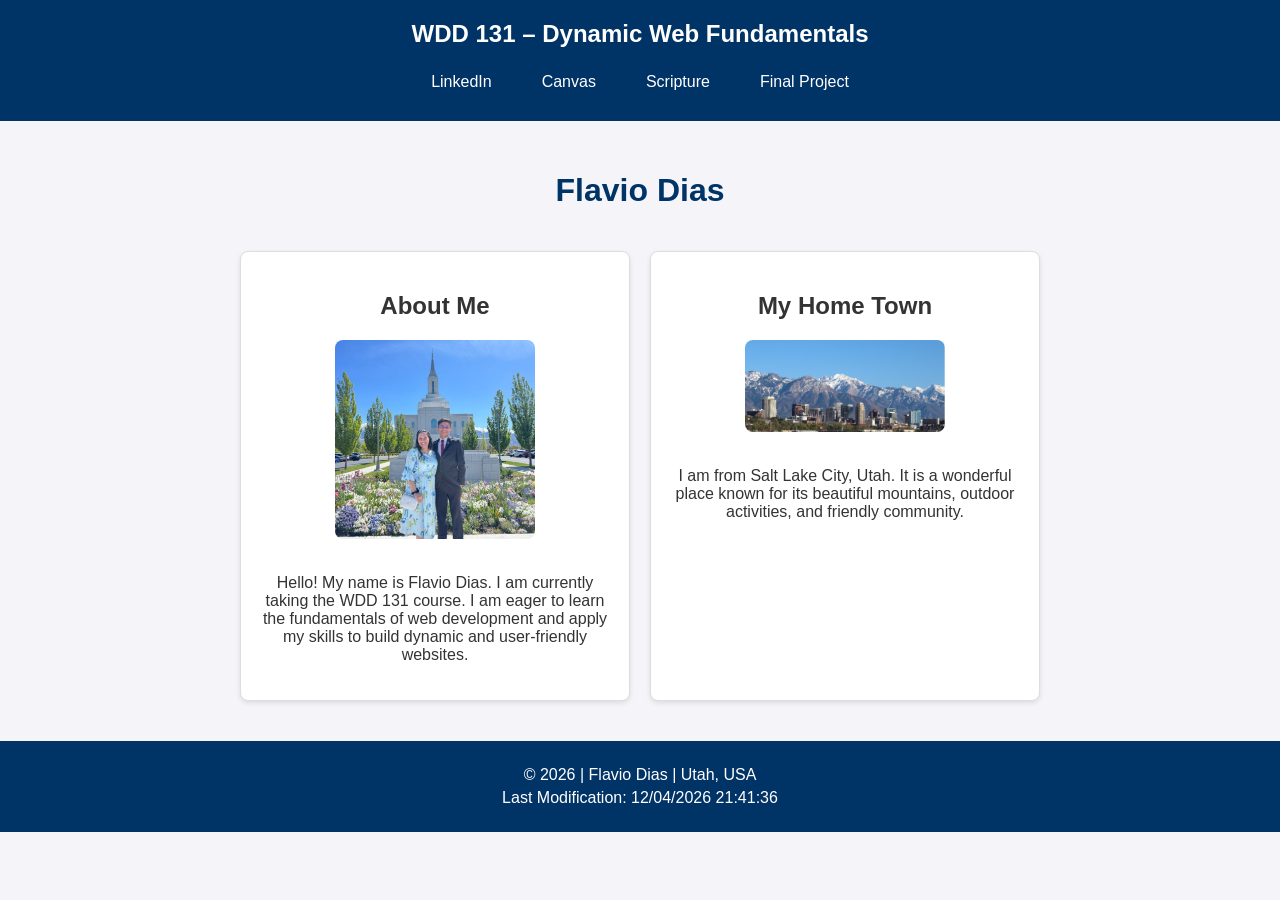
<file: index.html>
<!DOCTYPE html>
<html lang="en">
<head>
    <meta charset="UTF-8">
    <meta name="viewport" content="width=device-width, initial-scale=1.0">
    <title>WDD 131 – Dynamic Web Fundamentals – Flavio Dias</title>
    <meta name="description" content="WDD 131 – Dynamic Web Fundamentals. Course assignment portfolio for Flavio Dias.">
    <meta name="author" content="Flavio Dias">
    
    <!-- Link to the CSS file -->
    <link rel="stylesheet" href="styles/base.css">
    
    <!-- Link to the JS file -->
    <script src="scripts/getdates.js" defer></script>
</head>
<body>
    <header>
        <span id="course-title">WDD 131 – Dynamic Web Fundamentals</span>
        <nav>
            <a href="https://www.linkedin.com/in/flavio-dias-529b18212/" target="_blank">LinkedIn</a>
            <a href="https://byupw.instructure.com/" target="_blank">Canvas</a>
            <a href="https://www.churchofjesuschrist.org/study/scriptures/dc-testament/dc/6?lang=eng&id=p36#p36" target="_blank">Scripture</a>
            <a href="#">Final Project</a>
        </nav>
    </header>
    
    <main>
        <h1>Flavio Dias</h1>
        
        <section class="card">
            <h2>About Me</h2>
            <img src="images/profile.png" alt="Profile Picture" width="200" height="200" loading="lazy">
            <p>Hello! My name is Flavio Dias. I am currently taking the WDD 131 course. I am eager to learn the fundamentals of web development and apply my skills to build dynamic and user-friendly websites.</p>
        </section>

        <section class="card">
            <h2>My Home Town</h2>
            <img src="images/hometown.png" alt="My Hometown" width="200" height="200" loading="lazy">
            <p>I am from Salt Lake City, Utah. It is a wonderful place known for its beautiful mountains, outdoor activities, and friendly community.</p>
        </section>
    </main>

    <footer>
        <p>&copy; <span id="currentyear"></span> | Flavio Dias | Utah, USA</p>
        <p id="lastModified"></p>
    </footer>
</body>
</html>
</file>
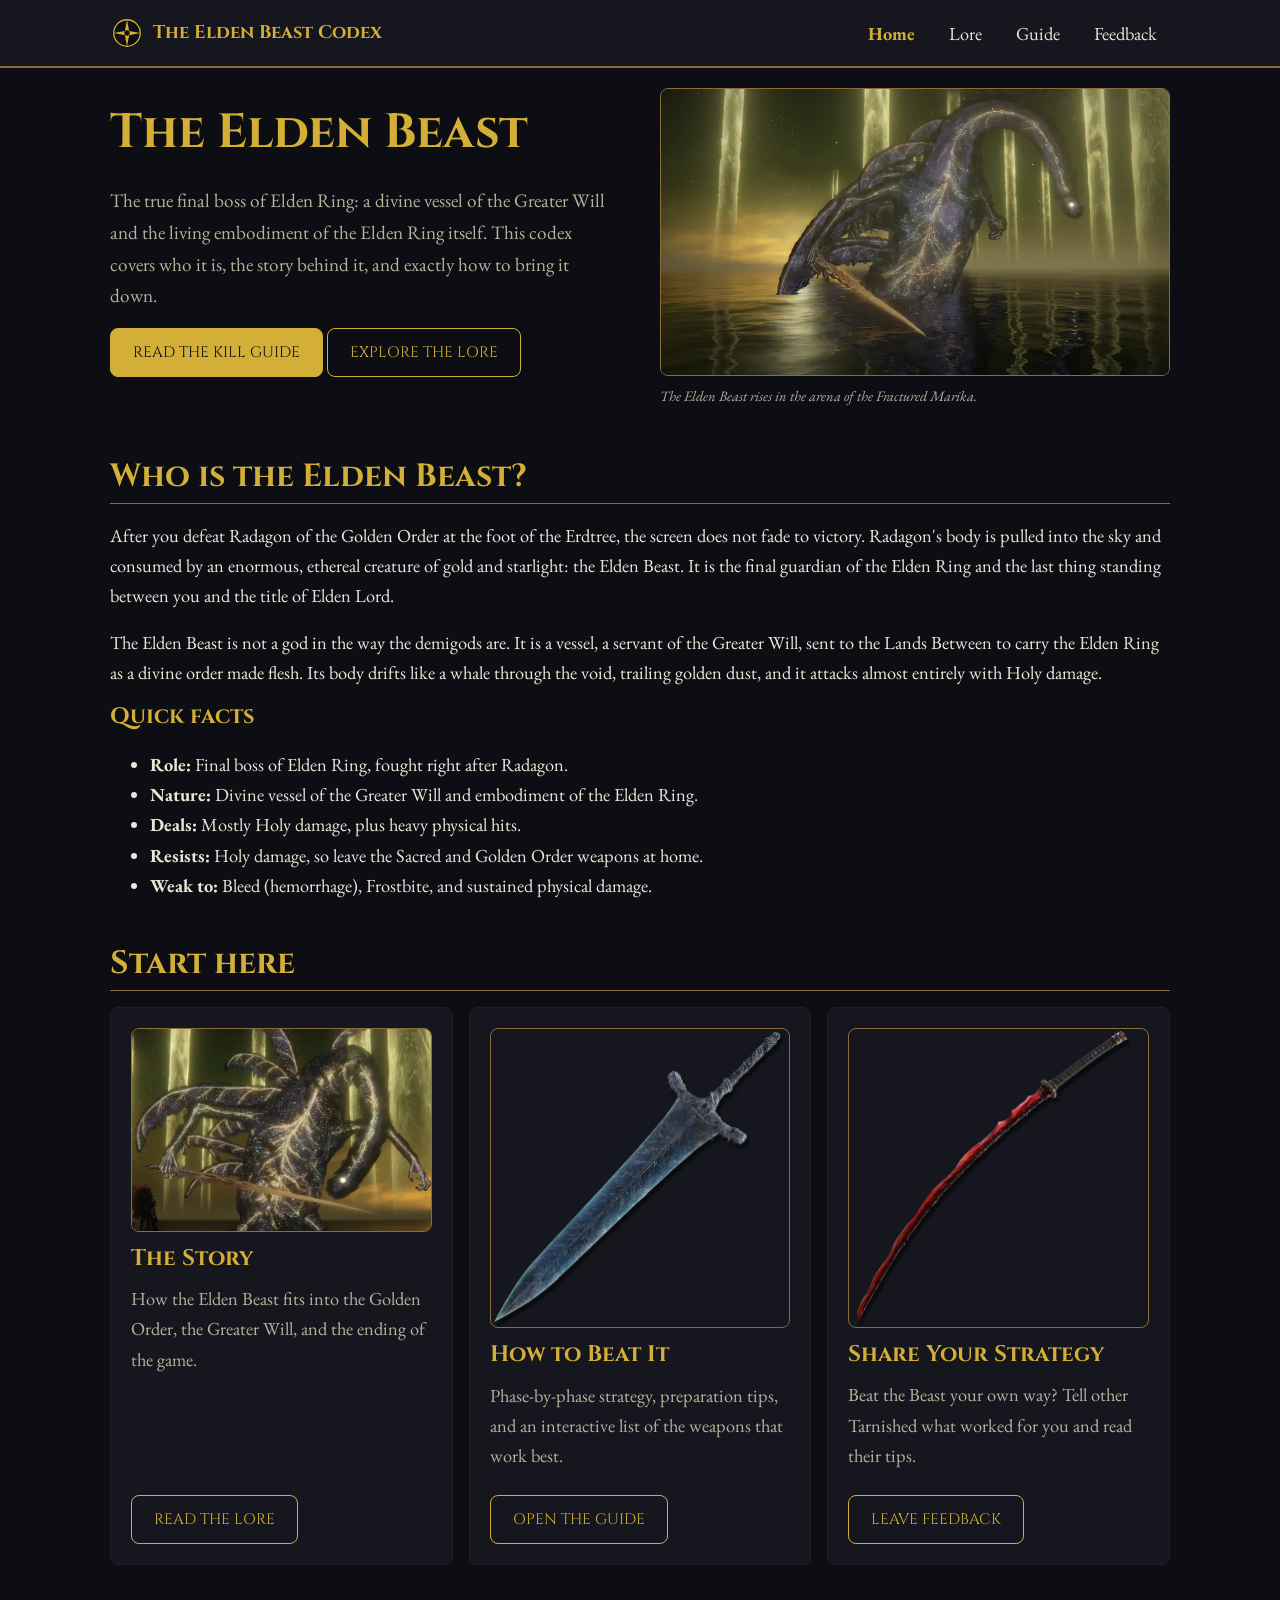
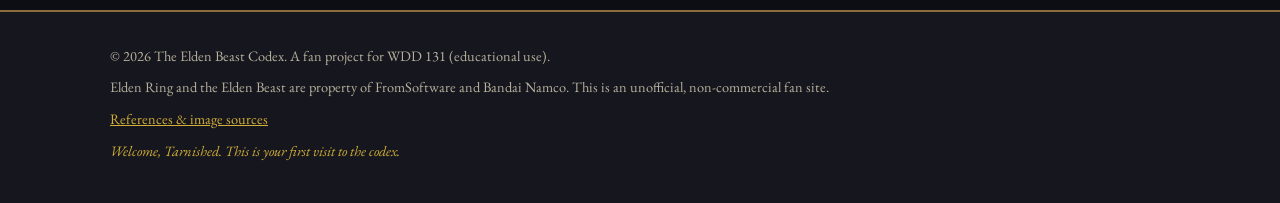
<file: project/index.html>
<!DOCTYPE html>
<html lang="en">
<head>
  <meta charset="UTF-8">
  <meta name="viewport" content="width=device-width, initial-scale=1.0">
  <meta name="author" content="Flavio Dias Martins Junior">
  <title>The Elden Beast Codex | Elden Ring Final Boss Lore and Guide</title>
  <meta name="description" content="A fan codex for the Elden Beast, the final boss of Elden Ring: who it is, the story behind it, and a step-by-step guide with the best weapons to beat the fight.">
  <link rel="icon" href="images/favicon.svg" type="image/svg+xml">
  <link rel="preconnect" href="https://fonts.googleapis.com">
  <link rel="preconnect" href="https://fonts.gstatic.com" crossorigin>
  <link rel="stylesheet" href="https://fonts.googleapis.com/css2?family=Cinzel:wght@500;700&family=EB+Garamond:ital@0;1&display=swap">
  <link rel="stylesheet" href="styles/base.css">
  <link rel="stylesheet" href="styles/large.css">
  <script src="scripts/main.js" defer></script>
</head>
<body>
  <header class="site-header">
    <div class="header-inner">
      <a class="brand" href="index.html">
        <img class="brand-mark" src="images/favicon.svg" alt="" width="34" height="34">
        <span>The Elden Beast Codex</span>
      </a>
      <button id="menu-toggle" type="button">&#9776;</button>
      <nav class="primary-nav" id="main-nav">
        <ul>
          <li><a class="active" href="index.html">Home</a></li>
          <li><a href="lore.html">Lore</a></li>
          <li><a href="guide.html">Guide</a></li>
          <li><a href="feedback.html">Feedback</a></li>
        </ul>
      </nav>
    </div>
  </header>

  <main class="container">
    <section class="hero">
      <div class="hero-content">
        <h1>The Elden Beast</h1>
        <p class="lead">The true final boss of Elden Ring: a divine vessel of the Greater Will
          and the living embodiment of the Elden Ring itself. This codex covers who it is, the
          story behind it, and exactly how to bring it down.</p>
        <p>
          <a class="btn" href="guide.html">Read the kill guide</a>
          <a class="btn btn-ghost" href="lore.html">Explore the lore</a>
        </p>
      </div>
      <figure class="hero-media">
        <img src="images/elden-beast-hero.webp"
             alt="The Elden Beast, the final boss of Elden Ring, rising over its arena"
             width="1000" height="563" loading="eager">
        <figcaption>The Elden Beast rises in the arena of the Fractured Marika.</figcaption>
      </figure>
    </section>

    <section>
      <h2 class="section-title">Who is the Elden Beast?</h2>
      <p>After you defeat Radagon of the Golden Order at the foot of the Erdtree, the screen does
        not fade to victory. Radagon's body is pulled into the sky and consumed by an enormous,
        ethereal creature of gold and starlight: the Elden Beast. It is the final guardian of the
        Elden Ring and the last thing standing between you and the title of Elden Lord.</p>
      <p>The Elden Beast is not a god in the way the demigods are. It is a vessel, a servant of
        the Greater Will, sent to the Lands Between to carry the Elden Ring as a divine order made
        flesh. Its body drifts like a whale through the void, trailing golden dust, and it attacks
        almost entirely with Holy damage.</p>

      <h3>Quick facts</h3>
      <ul>
        <li><strong>Role:</strong> Final boss of Elden Ring, fought right after Radagon.</li>
        <li><strong>Nature:</strong> Divine vessel of the Greater Will and embodiment of the Elden Ring.</li>
        <li><strong>Deals:</strong> Mostly Holy damage, plus heavy physical hits.</li>
        <li><strong>Resists:</strong> Holy damage, so leave the Sacred and Golden Order weapons at home.</li>
        <li><strong>Weak to:</strong> Bleed (hemorrhage), Frostbite, and sustained physical damage.</li>
      </ul>
    </section>

    <section>
      <h2 class="section-title">Start here</h2>
      <div class="card-grid">
        <article class="card">
          <img src="images/elden-beast-home.webp" alt="The Elden Beast looming in its boss arena"
               width="760" height="514" loading="lazy">
          <h3>The Story</h3>
          <p>How the Elden Beast fits into the Golden Order, the Greater Will, and the ending of
            the game.</p>
          <a class="btn btn-ghost" href="lore.html">Read the lore</a>
        </article>
        <article class="card">
          <img src="images/weapon-dark-moon-greatsword.webp" alt="The Dark Moon Greatsword"
               width="600" height="600" loading="lazy">
          <h3>How to Beat It</h3>
          <p>Phase-by-phase strategy, preparation tips, and an interactive list of the weapons that
            work best.</p>
          <a class="btn btn-ghost" href="guide.html">Open the guide</a>
        </article>
        <article class="card">
          <img src="images/weapon-rivers-of-blood.webp" alt="The Rivers of Blood katana"
               width="600" height="600" loading="lazy">
          <h3>Share Your Strategy</h3>
          <p>Beat the Beast your own way? Tell other Tarnished what worked for you and read their
            tips.</p>
          <a class="btn btn-ghost" href="feedback.html">Leave feedback</a>
        </article>
      </div>
    </section>
  </main>

  <footer class="site-footer">
    <div class="footer-inner">
      <p>&copy; <span id="currentyear"></span> The Elden Beast Codex. A fan project for WDD 131 (educational use).</p>
      <p>Elden Ring and the Elden Beast are property of FromSoftware and Bandai Namco. This is an
        unofficial, non-commercial fan site.</p>
      <p><a href="references.html">References &amp; image sources</a></p>
      <p id="last-visit" class="last-visit"></p>
    </div>
  </footer>
</body>
</html>
</file>
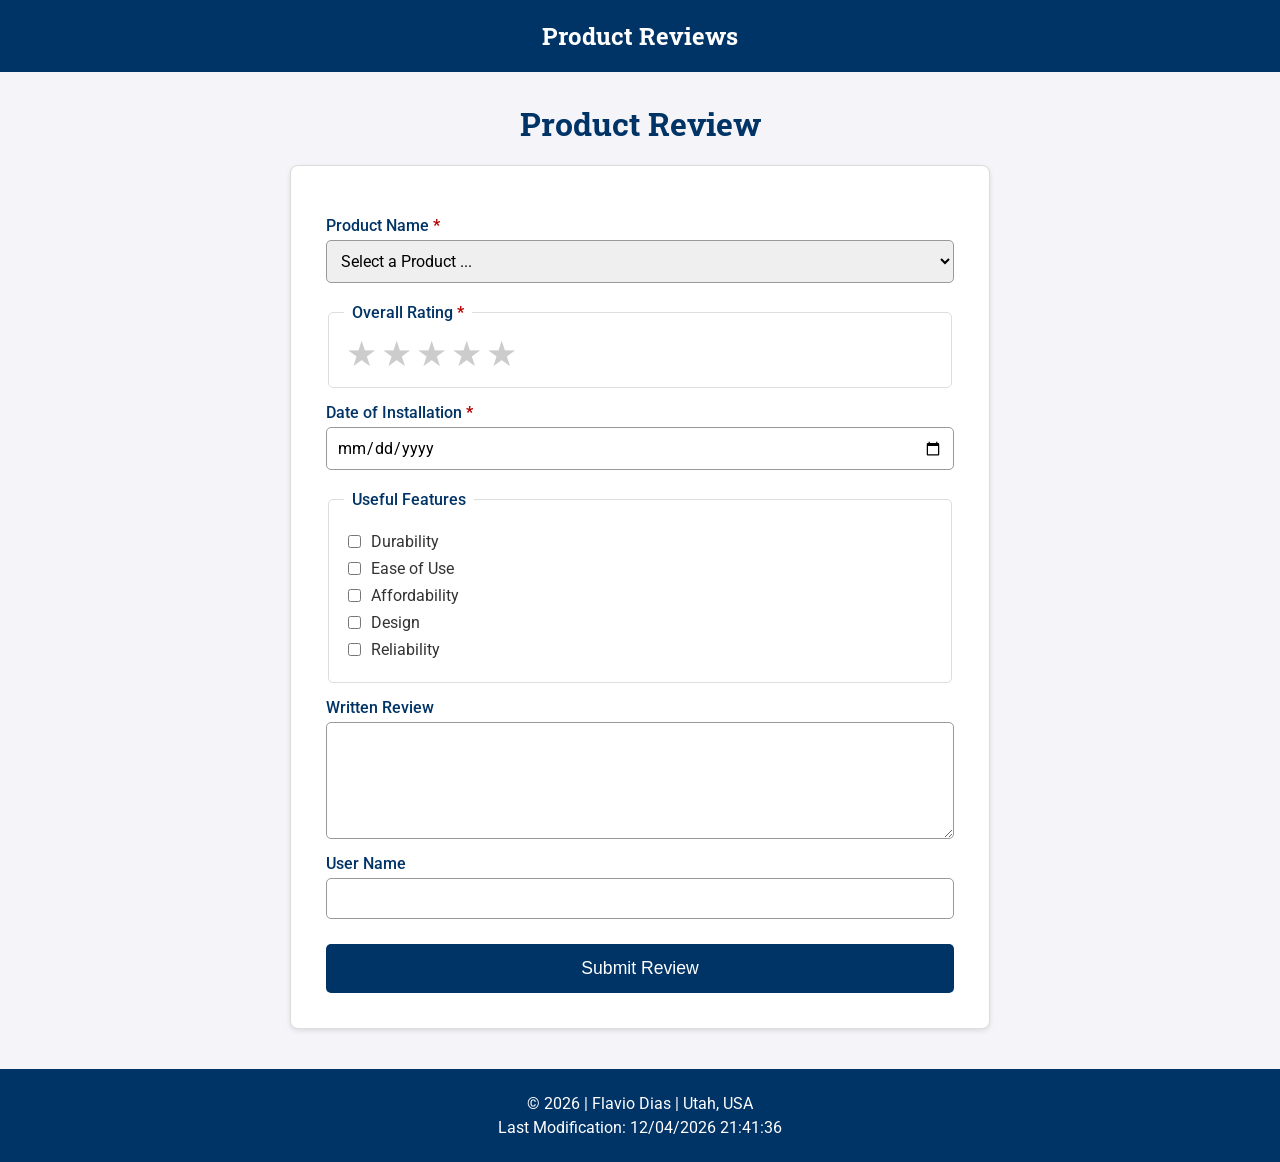
<file: form.html>
<!DOCTYPE html>
<html lang="en">

<head>
    <meta charset="UTF-8">
    <meta name="viewport" content="width=device-width, initial-scale=1.0">
    <title>Product Review Form | WDD 131 | Flavio Dias</title>
    <meta name="description" content="A product review form built with HTML, CSS and JavaScript for the WDD 131 Week 5 assignment.">
    <meta name="author" content="Flavio Dias">

    <link rel="preconnect" href="https://fonts.googleapis.com">
    <link rel="preconnect" href="https://fonts.gstatic.com" crossorigin>
    <link href="https://fonts.googleapis.com/css2?family=Roboto+Slab:wght@500;700&family=Roboto:wght@400;500&display=swap" rel="stylesheet">

    <link rel="stylesheet" href="styles/form.css">

    <script src="scripts/form.js" defer></script>
</head>

<body>
    <header>
        <span class="site-name">Product Reviews</span>
    </header>

    <main>
        <h1>Product Review</h1>

        <form method="get" action="review.html">

            <!-- product name. my javascript adds the options here -->
            <label for="product-name">Product Name <span class="required">*</span></label>
            <select id="product-name" name="product-name" required>
                <option value="" disabled selected>Select a Product ...</option>
            </select>

            <fieldset class="rating-set">
                <legend>Overall Rating <span class="required">*</span></legend>
                <div class="rating">
                    <input type="radio" id="rating5" name="rating" value="5" required>
                    <label for="rating5" title="5 stars">&#9733;</label>

                    <input type="radio" id="rating4" name="rating" value="4" required>
                    <label for="rating4" title="4 stars">&#9733;</label>

                    <input type="radio" id="rating3" name="rating" value="3" required>
                    <label for="rating3" title="3 stars">&#9733;</label>

                    <input type="radio" id="rating2" name="rating" value="2" required>
                    <label for="rating2" title="2 stars">&#9733;</label>

                    <input type="radio" id="rating1" name="rating" value="1" required>
                    <label for="rating1" title="1 star">&#9733;</label>
                </div>
            </fieldset>

            <label for="install-date">Date of Installation <span class="required">*</span></label>
            <input type="date" id="install-date" name="install-date" required>

            <fieldset class="features-set">
                <legend>Useful Features</legend>

                <div class="checkbox-line">
                    <input type="checkbox" id="feature1" name="features" value="durability">
                    <label for="feature1">Durability</label>
                </div>
                <div class="checkbox-line">
                    <input type="checkbox" id="feature2" name="features" value="ease-of-use">
                    <label for="feature2">Ease of Use</label>
                </div>
                <div class="checkbox-line">
                    <input type="checkbox" id="feature3" name="features" value="affordability">
                    <label for="feature3">Affordability</label>
                </div>
                <div class="checkbox-line">
                    <input type="checkbox" id="feature4" name="features" value="design">
                    <label for="feature4">Design</label>
                </div>
                <div class="checkbox-line">
                    <input type="checkbox" id="feature5" name="features" value="reliability">
                    <label for="feature5">Reliability</label>
                </div>
            </fieldset>

            <label for="review-text">Written Review</label>
            <textarea id="review-text" name="review-text" rows="5"></textarea>

            <label for="user-name">User Name</label>
            <input type="text" id="user-name" name="user-name">

            <input type="submit" value="Submit Review">
        </form>
    </main>

    <footer>
        <p>&copy; <span id="currentyear"></span> | Flavio Dias | Utah, USA</p>
        <p id="lastModified"></p>
    </footer>
</body>

</html>
</file>
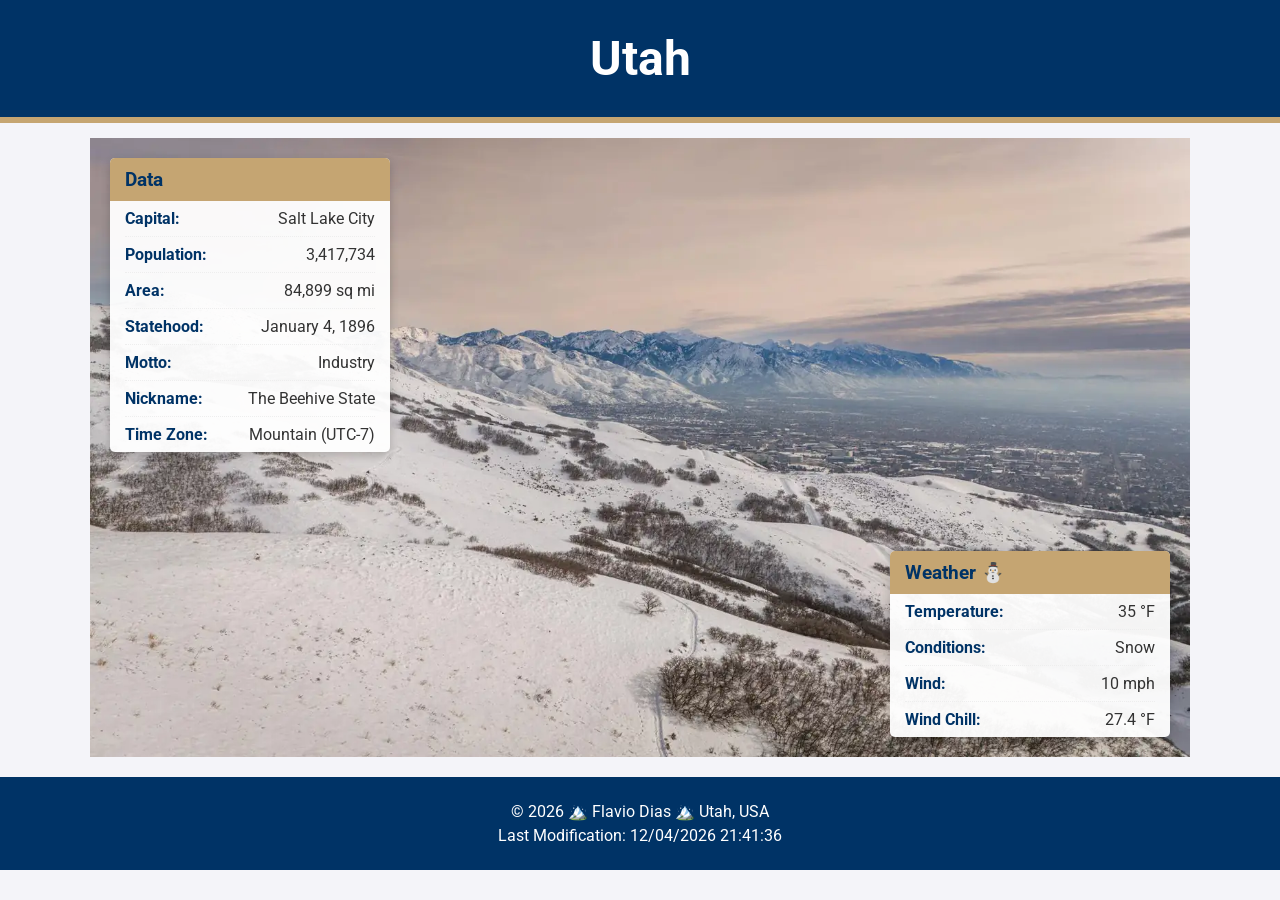
<file: place.html>
<!DOCTYPE html>
<html lang="en">

<head>
    <meta charset="UTF-8">
    <meta name="viewport" content="width=device-width, initial-scale=1.0">
    <title>Utah | WDD 131 | Flavio Dias</title>
    <meta name="description" content="Page about Utah, USA with state facts and current weather. Built for the WDD 131 Week 3 assignment.">
    <meta name="author" content="Flavio Dias">

    <link rel="preconnect" href="https://fonts.googleapis.com">
    <link rel="preconnect" href="https://fonts.gstatic.com" crossorigin>
    <link href="https://fonts.googleapis.com/css2?family=Roboto:wght@400;700&display=swap" rel="stylesheet">

    <link rel="stylesheet" href="styles/place.css">
    <link rel="stylesheet" href="styles/place-large.css">

    <script src="scripts/place.js" defer></script>
</head>

<body>
    <header>
        <h1>Utah</h1>
    </header>

    <main>
        <div class="hero">
            <picture>
                <source media="(min-width: 768px)" srcset="images/utah-large.webp">
                <img src="images/utah-small.webp" alt="Snowy mountains and skyline of Salt Lake City, Utah">
            </picture>

            <div class="data card">
                <h2>Data</h2>
                <p><strong>Capital:</strong> Salt Lake City</p>
                <p><strong>Population:</strong> 3,417,734</p>
                <p><strong>Area:</strong> 84,899 sq mi</p>
                <p><strong>Statehood:</strong> January 4, 1896</p>
                <p><strong>Motto:</strong> Industry</p>
                <p><strong>Nickname:</strong> The Beehive State</p>
                <p><strong>Time Zone:</strong> Mountain (UTC-7)</p>
            </div>

            <div class="weather card">
                <h2>Weather</h2>
                <img src="images/snow-icon.svg" alt="Snow icon" class="weather-icon">
                <p><strong>Temperature:</strong> 35 &deg;F</p>
                <p><strong>Conditions:</strong> Snow</p>
                <p><strong>Wind:</strong> 10 mph</p>
                <p><strong>Wind Chill:</strong> <span id="windchill"></span></p>
            </div>
        </div>
    </main>

    <footer>
        <p>&copy; <span id="currentyear"></span> &#127956;&#65039; Flavio Dias &#127956;&#65039; Utah, USA</p>
        <p id="lastModified"></p>
    </footer>
</body>

</html>
</file>
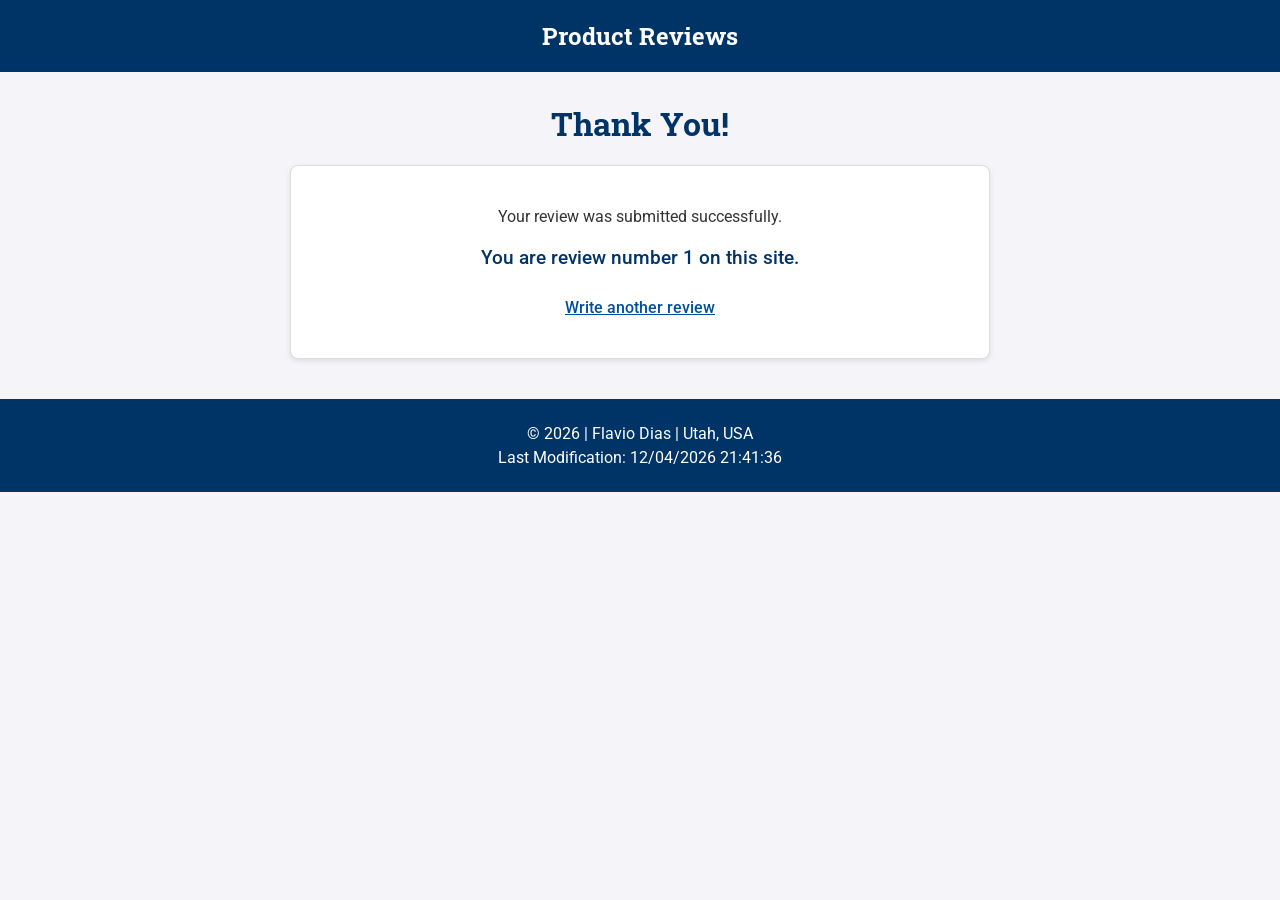
<file: review.html>
<!DOCTYPE html>
<html lang="en">

<head>
    <meta charset="UTF-8">
    <meta name="viewport" content="width=device-width, initial-scale=1.0">
    <title>Review Confirmation | WDD 131 | Flavio Dias</title>
    <meta name="description" content="The confirmation page for the WDD 131 Week 5 product review form, with a review counter using localStorage.">
    <meta name="author" content="Flavio Dias">

    <link rel="preconnect" href="https://fonts.googleapis.com">
    <link rel="preconnect" href="https://fonts.gstatic.com" crossorigin>
    <link href="https://fonts.googleapis.com/css2?family=Roboto+Slab:wght@500;700&family=Roboto:wght@400;500&display=swap" rel="stylesheet">

    <link rel="stylesheet" href="styles/form.css">

    <script src="scripts/review.js" defer></script>
</head>

<body>
    <header>
        <span class="site-name">Product Reviews</span>
    </header>

    <main>
        <h1>Thank You!</h1>

        <section class="confirmation">
            <p>Your review was submitted successfully.</p>

            <!-- my javascript fills this list with the answers from the form -->
            <ul id="review-summary"></ul>

            <p class="counter">You are review number
                <span id="review-count"></span> on this site.</p>

            <p><a class="back-link" href="form.html">Write another review</a></p>
        </section>
    </main>

    <footer>
        <p>&copy; <span id="currentyear"></span> | Flavio Dias | Utah, USA</p>
        <p id="lastModified"></p>
    </footer>
</body>

</html>
</file>
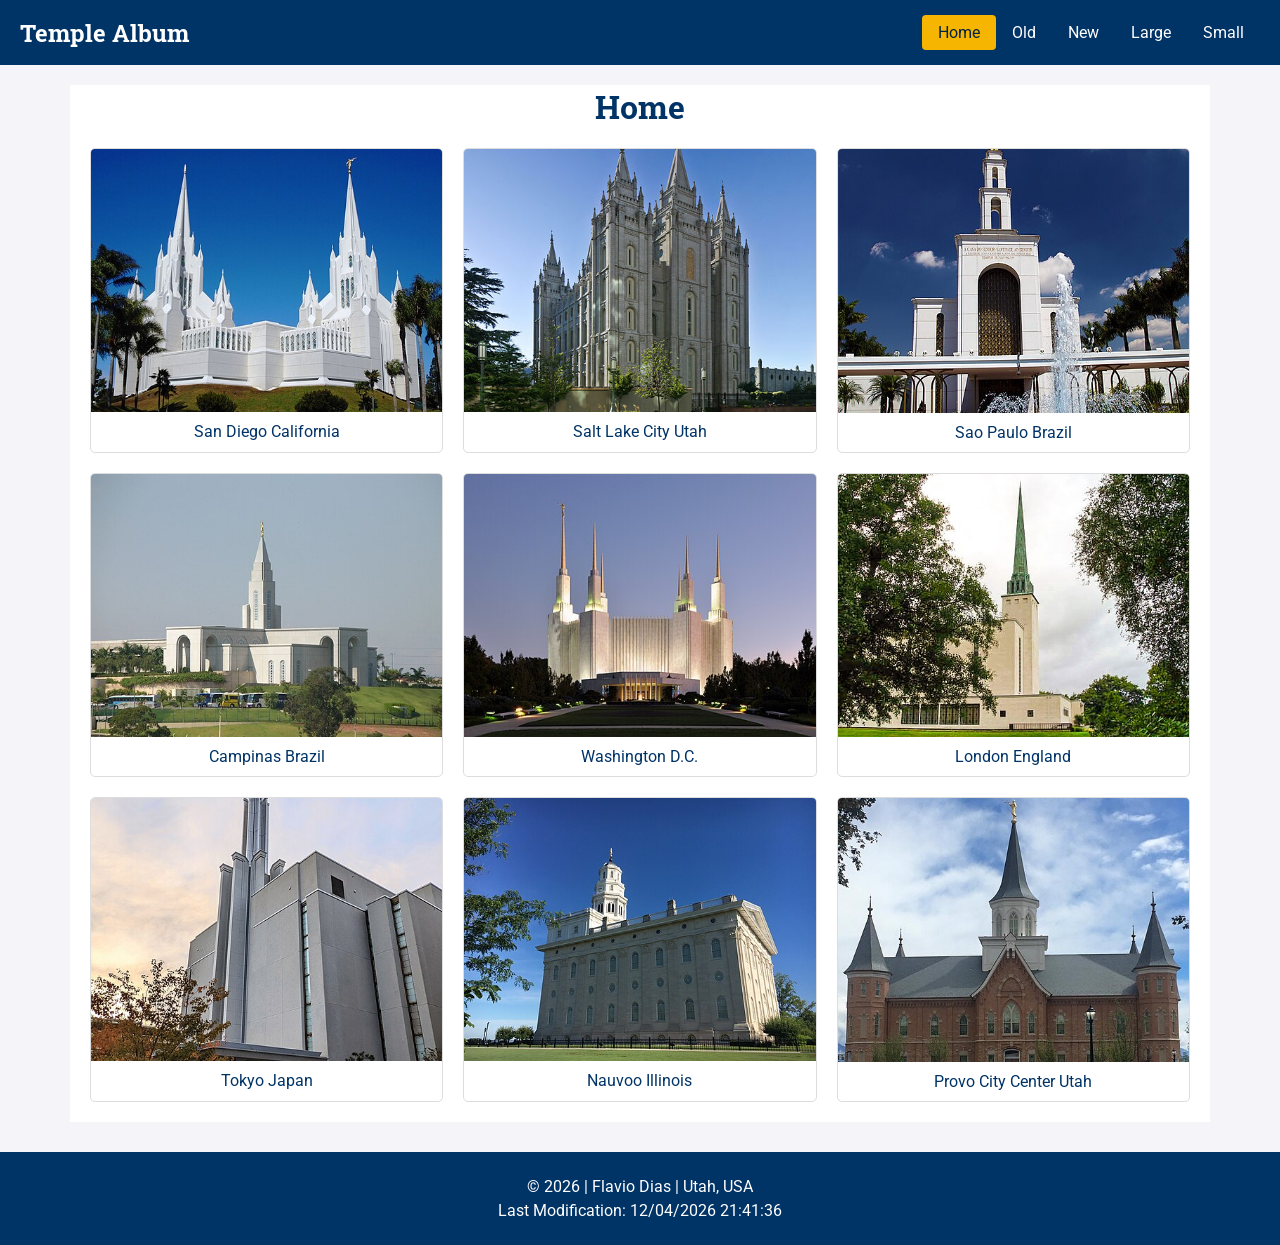
<file: temples.html>
<!DOCTYPE html>
<html lang="en">

<head>
    <meta charset="UTF-8">
    <meta name="viewport" content="width=device-width, initial-scale=1.0">
    <title>Temple Album | WDD 131 | Flavio Dias</title>
    <meta name="description" content="Picture album of LDS temples around the world. Built for the WDD 131 Week 2 assignment.">
    <meta name="author" content="Flavio Dias">

    <link rel="preconnect" href="https://fonts.googleapis.com">
    <link rel="preconnect" href="https://fonts.gstatic.com" crossorigin>
    <link href="https://fonts.googleapis.com/css2?family=Roboto+Slab:wght@500;700&family=Roboto:wght@400;500&display=swap" rel="stylesheet">

    <link rel="stylesheet" href="styles/temples.css">
    <link rel="stylesheet" href="styles/temples-large.css">

    <script src="scripts/temples.js" defer></script>
</head>

<body>
    <header>
        <span class="site-name">Temple Album</span>
        <button id="menu-toggle" aria-label="Menu">&#9776;</button>
        <nav id="main-nav">
            <a href="#" class="active">Home</a>
            <a href="#">Old</a>
            <a href="#">New</a>
            <a href="#">Large</a>
            <a href="#">Small</a>
        </nav>
    </header>

    <main>
        <h1>Home</h1>

        <section class="album">
            <figure>
                <img src="images/san-diego.jpg" alt="San Diego California Temple" loading="lazy" width="500" height="375">
                <figcaption>San Diego California</figcaption>
            </figure>
            <figure>
                <img src="images/salt-lake.jpg" alt="Salt Lake City Utah Temple" loading="lazy" width="500" height="375">
                <figcaption>Salt Lake City Utah</figcaption>
            </figure>
            <figure>
                <img src="images/sao-paulo.jpg" alt="Sao Paulo Brazil Temple" loading="lazy" width="500" height="375">
                <figcaption>Sao Paulo Brazil</figcaption>
            </figure>
            <figure>
                <img src="images/campinas.jpg" alt="Campinas Brazil Temple" loading="lazy" width="500" height="375">
                <figcaption>Campinas Brazil</figcaption>
            </figure>
            <figure>
                <img src="images/washington.jpg" alt="Washington D.C. Temple" loading="lazy" width="500" height="375">
                <figcaption>Washington D.C.</figcaption>
            </figure>
            <figure>
                <img src="images/london.jpg" alt="London England Temple" loading="lazy" width="500" height="375">
                <figcaption>London England</figcaption>
            </figure>
            <figure>
                <img src="images/tokyo.jpg" alt="Tokyo Japan Temple" loading="lazy" width="500" height="375">
                <figcaption>Tokyo Japan</figcaption>
            </figure>
            <figure>
                <img src="images/nauvoo.jpg" alt="Nauvoo Illinois Temple" loading="lazy" width="500" height="375">
                <figcaption>Nauvoo Illinois</figcaption>
            </figure>
            <figure>
                <img src="images/provo-city.jpg" alt="Provo City Center Utah Temple" loading="lazy" width="500" height="375">
                <figcaption>Provo City Center Utah</figcaption>
            </figure>
        </section>
    </main>

    <footer>
        <p>&copy; <span id="currentyear"></span> | Flavio Dias | Utah, USA</p>
        <p id="lastModified"></p>
    </footer>
</body>

</html>
</file>
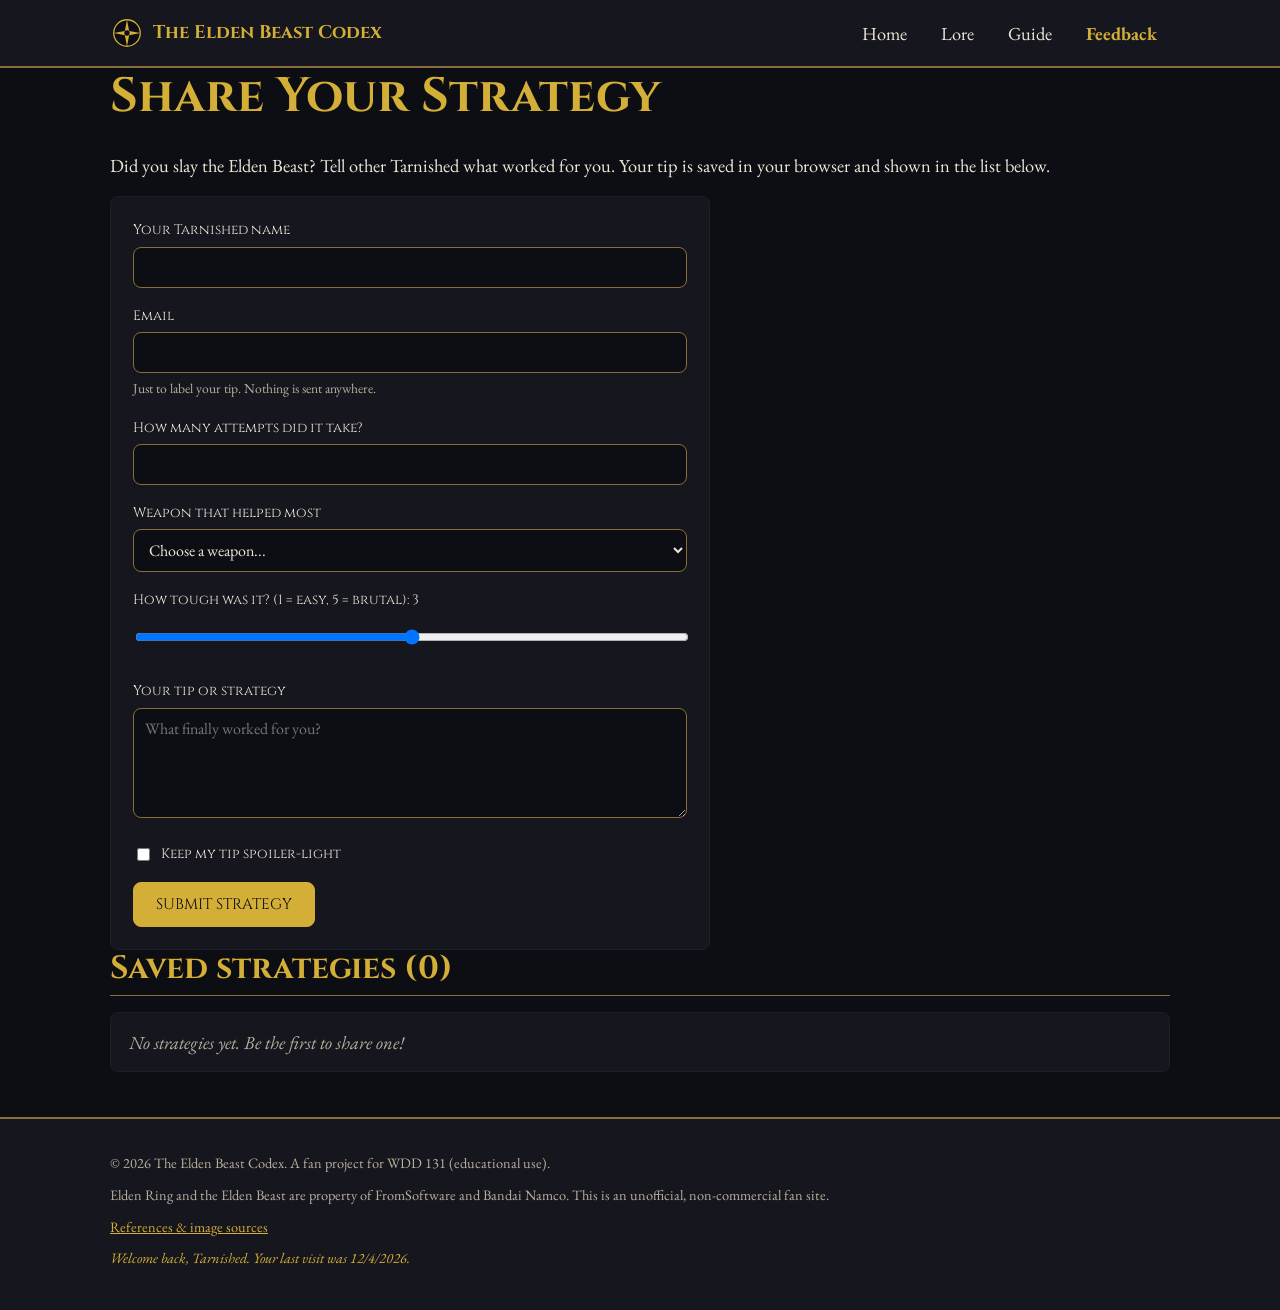
<file: project/feedback.html>
<!DOCTYPE html>
<html lang="en">
<head>
  <meta charset="UTF-8">
  <meta name="viewport" content="width=device-width, initial-scale=1.0">
  <meta name="author" content="Flavio Dias Martins Junior">
  <title>Share Your Strategy | The Elden Beast Codex</title>
  <meta name="description" content="Tell other Tarnished how you beat the Elden Beast. Submit your strategy and read tips saved from other players.">
  <link rel="icon" href="images/favicon.svg" type="image/svg+xml">
  <link rel="preconnect" href="https://fonts.googleapis.com">
  <link rel="preconnect" href="https://fonts.gstatic.com" crossorigin>
  <link rel="stylesheet" href="https://fonts.googleapis.com/css2?family=Cinzel:wght@500;700&family=EB+Garamond:ital@0;1&display=swap">
  <link rel="stylesheet" href="styles/base.css">
  <link rel="stylesheet" href="styles/large.css">
  <script src="scripts/main.js" defer></script>
  <script src="scripts/feedback.js" defer></script>
</head>
<body>
  <header class="site-header">
    <div class="header-inner">
      <a class="brand" href="index.html">
        <img class="brand-mark" src="images/favicon.svg" alt="" width="34" height="34">
        <span>The Elden Beast Codex</span>
      </a>
      <button id="menu-toggle" type="button">&#9776;</button>
      <nav class="primary-nav" id="main-nav">
        <ul>
          <li><a href="index.html">Home</a></li>
          <li><a href="lore.html">Lore</a></li>
          <li><a href="guide.html">Guide</a></li>
          <li><a class="active" href="feedback.html">Feedback</a></li>
        </ul>
      </nav>
    </div>
  </header>

  <main class="container">
    <h1>Share Your Strategy</h1>
    <p class="lead">Did you slay the Elden Beast? Tell other Tarnished what worked for you. Your tip
      is saved in your browser and shown in the list below.</p>

    <form class="form-card" id="feedback-form">
      <div class="field">
        <label for="user-name">Your Tarnished name</label>
        <input type="text" id="user-name" name="name" required maxlength="40">
      </div>

      <div class="field">
        <label for="user-email">Email</label>
        <input type="email" id="user-email" name="email" required>
        <span class="hint">Just to label your tip. Nothing is sent anywhere.</span>
      </div>

      <div class="field">
        <label for="attempts">How many attempts did it take?</label>
        <input type="number" id="attempts" name="attempts" min="1" max="999" required>
      </div>

      <div class="field">
        <label for="weapon">Weapon that helped most</label>
        <select id="weapon" name="weapon" required>
          <option value="" selected disabled>Choose a weapon...</option>
          <option>Rivers of Blood</option>
          <option>Mohgwyn's Sacred Spear</option>
          <option>Bloodhound's Fang</option>
          <option>Moonveil</option>
          <option>Dark Moon Greatsword</option>
          <option>Blasphemous Blade</option>
          <option>Giant-Crusher</option>
          <option>Something else</option>
        </select>
      </div>

      <div class="field">
        <label for="rating">How tough was it? (1 = easy, 5 = brutal):
          <span id="rating-value">3</span></label>
        <input type="range" id="rating" name="rating" min="1" max="5" step="1" value="3">
      </div>

      <div class="field">
        <label for="strategy">Your tip or strategy</label>
        <textarea id="strategy" name="strategy" required maxlength="500"
          placeholder="What finally worked for you?"></textarea>
      </div>

      <div class="field field-inline">
        <input type="checkbox" id="spoiler" name="spoiler">
        <label for="spoiler">Keep my tip spoiler-light</label>
      </div>

      <button class="btn" type="submit">Submit strategy</button>
    </form>

    <div class="form-message" id="form-message"></div>

    <section id="feedback-history">
      <h2 class="section-title">Saved strategies <span id="feedback-count"></span></h2>
      <ul class="feedback-list" id="feedback-list"></ul>
    </section>
  </main>

  <footer class="site-footer">
    <div class="footer-inner">
      <p>&copy; <span id="currentyear"></span> The Elden Beast Codex. A fan project for WDD 131 (educational use).</p>
      <p>Elden Ring and the Elden Beast are property of FromSoftware and Bandai Namco. This is an
        unofficial, non-commercial fan site.</p>
      <p><a href="references.html">References &amp; image sources</a></p>
      <p id="last-visit" class="last-visit"></p>
    </div>
  </footer>
</body>
</html>
</file>
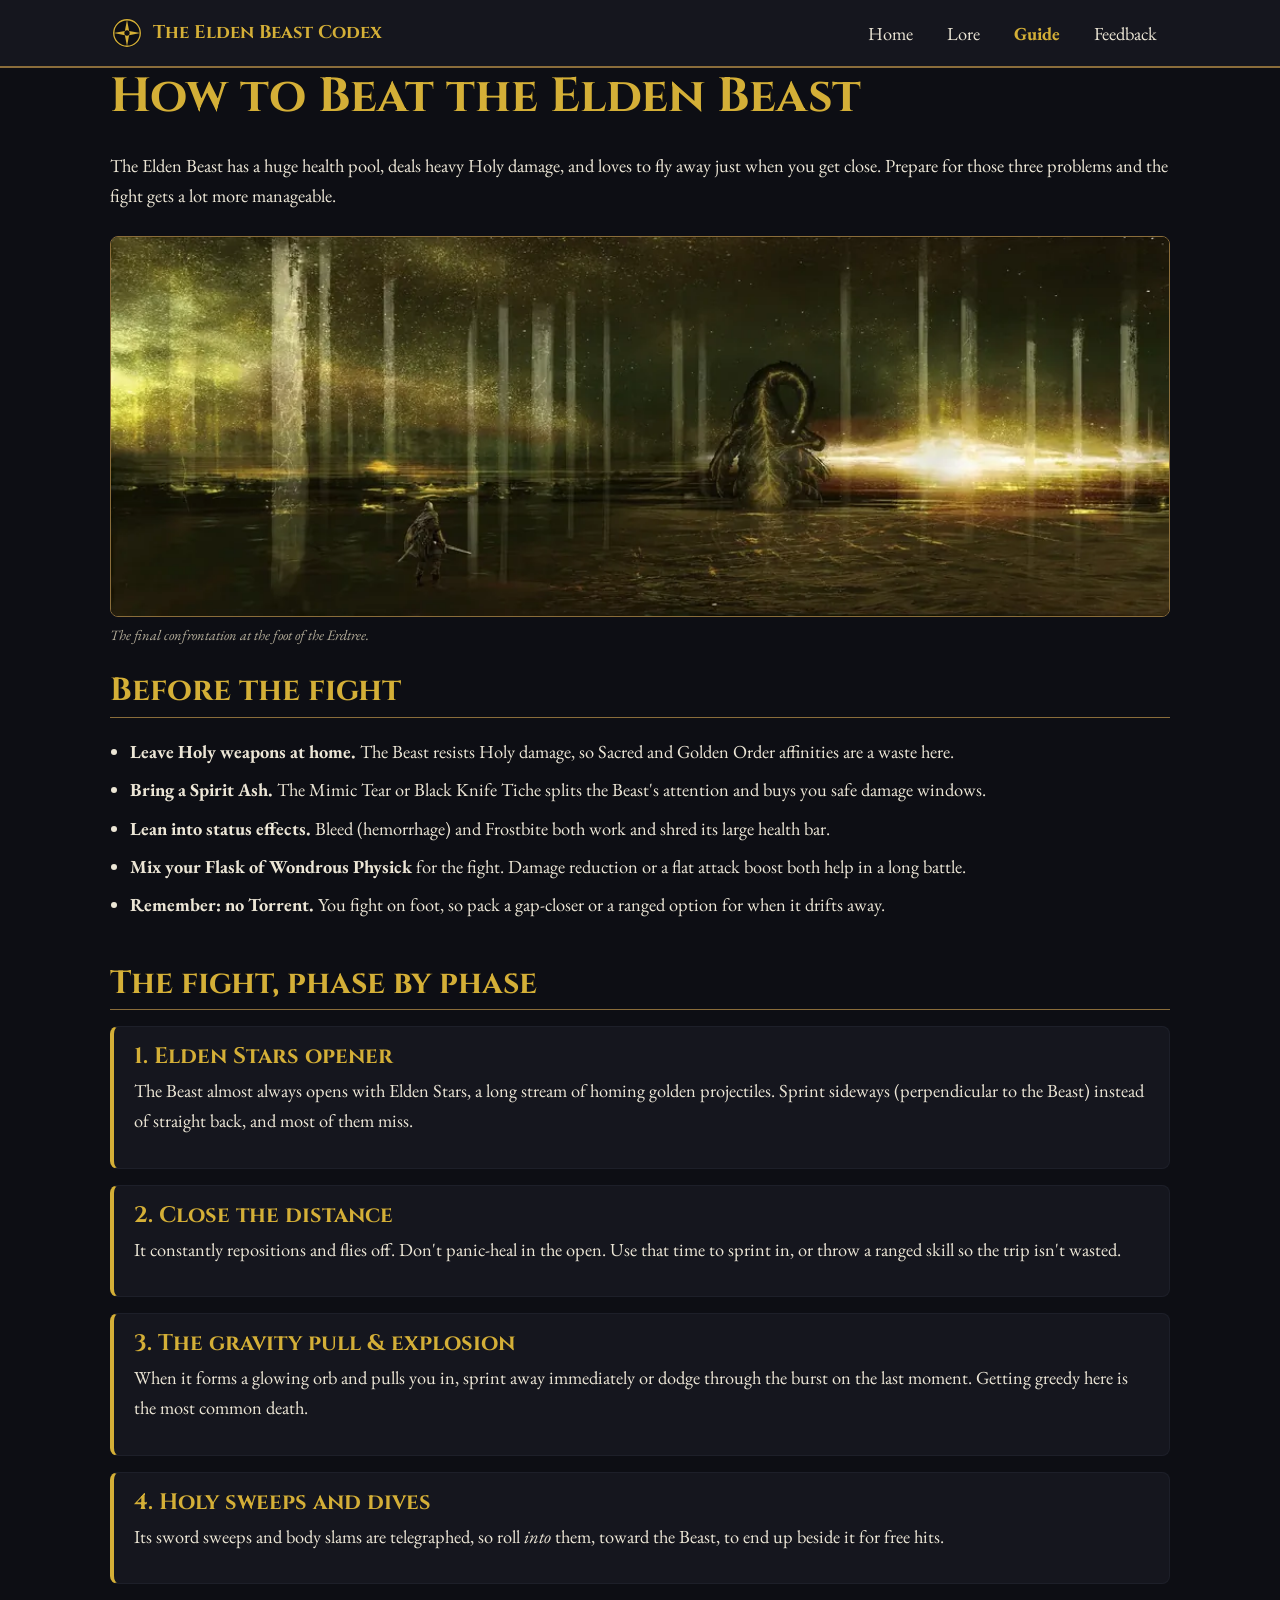
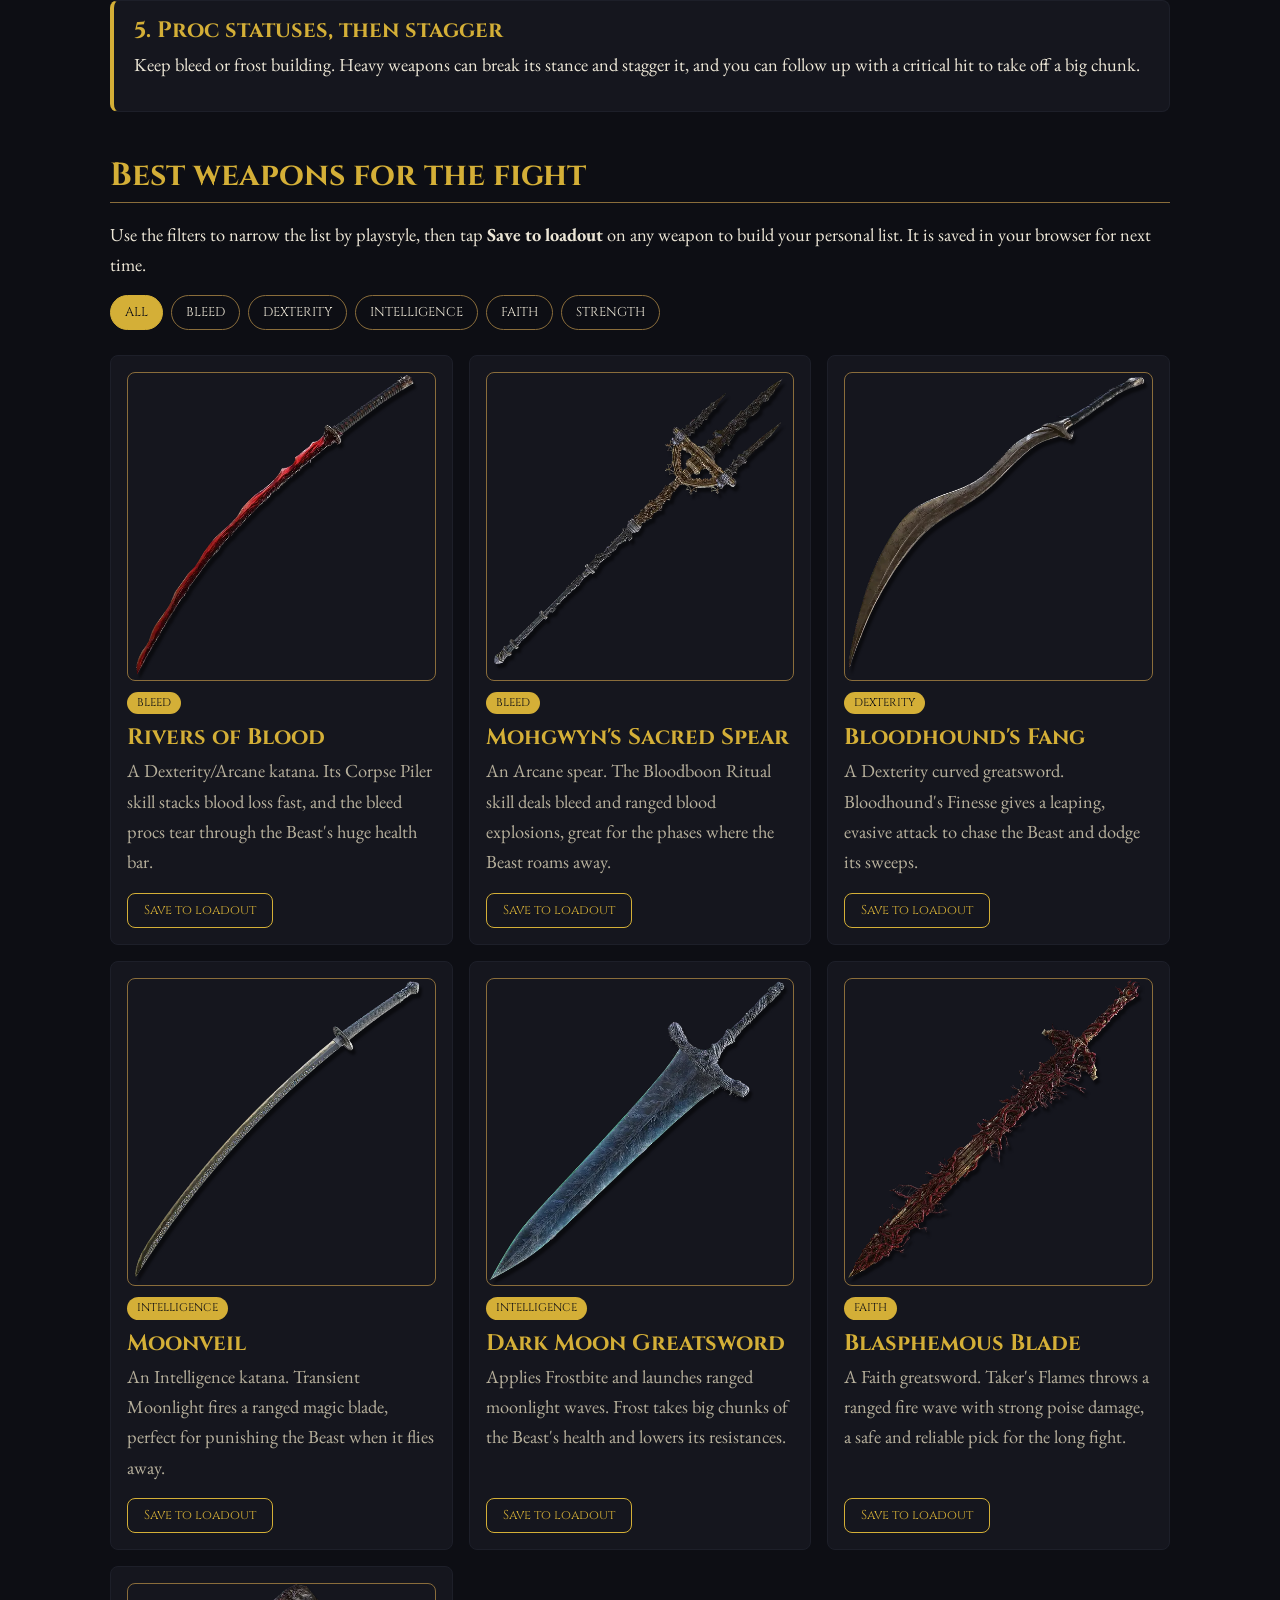
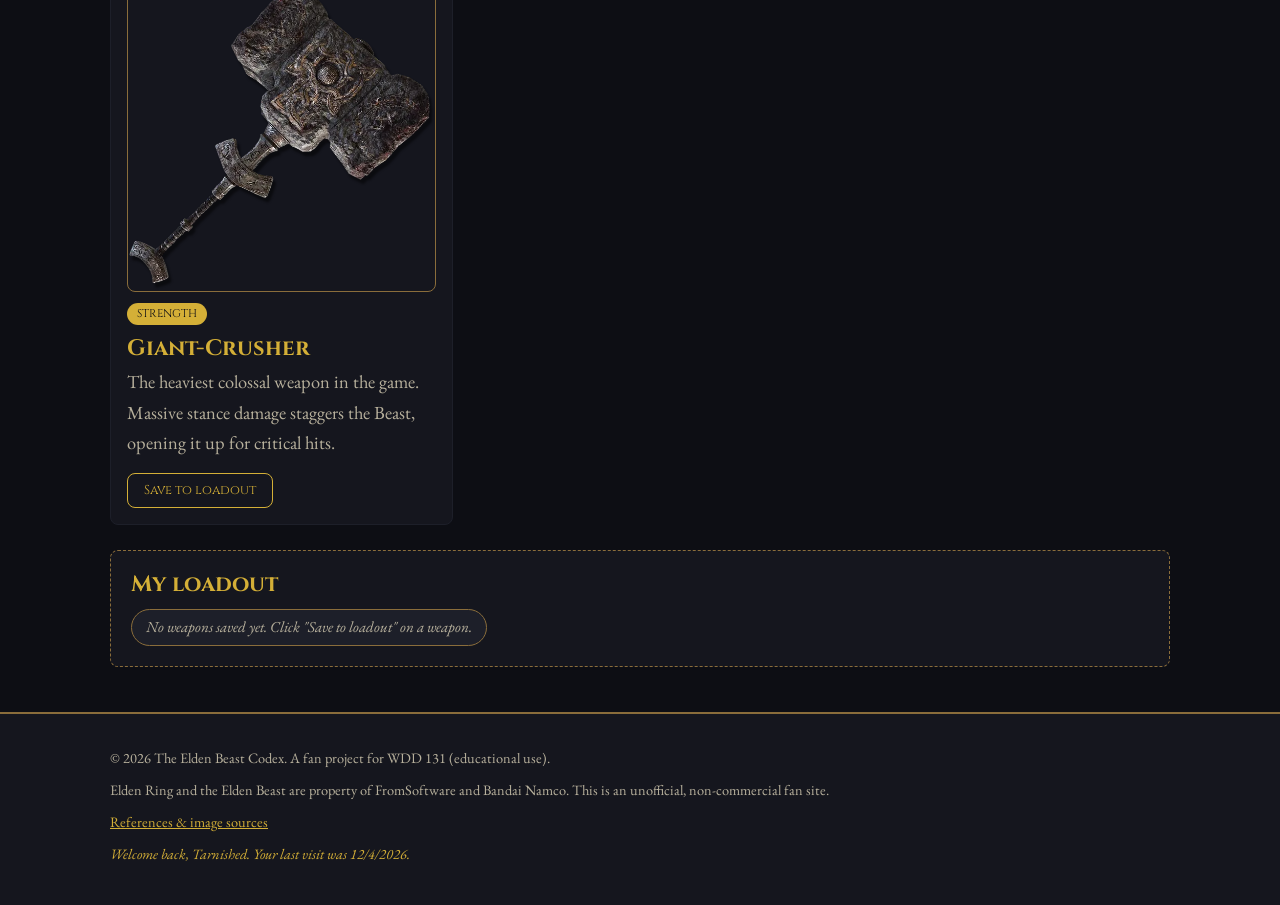
<file: project/guide.html>
<!DOCTYPE html>
<html lang="en">
<head>
  <meta charset="UTF-8">
  <meta name="viewport" content="width=device-width, initial-scale=1.0">
  <meta name="author" content="Flavio Dias Martins Junior">
  <title>How to Beat the Elden Beast | The Elden Beast Codex</title>
  <meta name="description" content="A phase-by-phase guide to beating the Elden Beast in Elden Ring, with preparation tips and an interactive list of the best weapons for the fight.">
  <link rel="icon" href="images/favicon.svg" type="image/svg+xml">
  <link rel="preconnect" href="https://fonts.googleapis.com">
  <link rel="preconnect" href="https://fonts.gstatic.com" crossorigin>
  <link rel="stylesheet" href="https://fonts.googleapis.com/css2?family=Cinzel:wght@500;700&family=EB+Garamond:ital@0;1&display=swap">
  <link rel="stylesheet" href="styles/base.css">
  <link rel="stylesheet" href="styles/large.css">
  <script src="scripts/main.js" defer></script>
  <script src="scripts/guide.js" defer></script>
</head>
<body>
  <header class="site-header">
    <div class="header-inner">
      <a class="brand" href="index.html">
        <img class="brand-mark" src="images/favicon.svg" alt="" width="34" height="34">
        <span>The Elden Beast Codex</span>
      </a>
      <button id="menu-toggle" type="button">&#9776;</button>
      <nav class="primary-nav" id="main-nav">
        <ul>
          <li><a href="index.html">Home</a></li>
          <li><a href="lore.html">Lore</a></li>
          <li><a class="active" href="guide.html">Guide</a></li>
          <li><a href="feedback.html">Feedback</a></li>
        </ul>
      </nav>
    </div>
  </header>

  <main class="container">
    <h1>How to Beat the Elden Beast</h1>
    <p class="lead">The Elden Beast has a huge health pool, deals heavy Holy damage, and loves to
      fly away just when you get close. Prepare for those three problems and the fight gets a lot
      more manageable.</p>

    <figure class="article-image">
      <img src="images/elden-beast-guide.webp"
           alt="The Tarnished standing before the Elden Beast across the arena"
           width="1000" height="359" loading="eager">
      <figcaption>The final confrontation at the foot of the Erdtree.</figcaption>
    </figure>

    <section>
      <h2 class="section-title">Before the fight</h2>
      <ul class="tip-list">
        <li><strong>Leave Holy weapons at home.</strong> The Beast resists Holy damage, so Sacred
          and Golden Order affinities are a waste here.</li>
        <li><strong>Bring a Spirit Ash.</strong> The Mimic Tear or Black Knife Tiche splits the
          Beast's attention and buys you safe damage windows.</li>
        <li><strong>Lean into status effects.</strong> Bleed (hemorrhage) and Frostbite both work
          and shred its large health bar.</li>
        <li><strong>Mix your Flask of Wondrous Physick</strong> for the fight. Damage reduction or
          a flat attack boost both help in a long battle.</li>
        <li><strong>Remember: no Torrent.</strong> You fight on foot, so pack a gap-closer or a
          ranged option for when it drifts away.</li>
      </ul>
    </section>

    <section>
      <h2 class="section-title">The fight, phase by phase</h2>
      <ol class="phase-list">
        <li>
          <h3>1. Elden Stars opener</h3>
          <p>The Beast almost always opens with Elden Stars, a long stream of homing golden
            projectiles. Sprint sideways (perpendicular to the Beast) instead of straight back, and
            most of them miss.</p>
        </li>
        <li>
          <h3>2. Close the distance</h3>
          <p>It constantly repositions and flies off. Don't panic-heal in the open. Use that time
            to sprint in, or throw a ranged skill so the trip isn't wasted.</p>
        </li>
        <li>
          <h3>3. The gravity pull &amp; explosion</h3>
          <p>When it forms a glowing orb and pulls you in, sprint away immediately or dodge through
            the burst on the last moment. Getting greedy here is the most common death.</p>
        </li>
        <li>
          <h3>4. Holy sweeps and dives</h3>
          <p>Its sword sweeps and body slams are telegraphed, so roll <em>into</em> them, toward the
            Beast, to end up beside it for free hits.</p>
        </li>
        <li>
          <h3>5. Proc statuses, then stagger</h3>
          <p>Keep bleed or frost building. Heavy weapons can break its stance and stagger it, and
            you can follow up with a critical hit to take off a big chunk.</p>
        </li>
      </ol>
    </section>

    <section id="weapons">
      <h2 class="section-title">Best weapons for the fight</h2>
      <p>Use the filters to narrow the list by playstyle, then tap <strong>Save to loadout</strong>
        on any weapon to build your personal list. It is saved in your browser for next time.</p>

      <div class="filter-bar" id="filter-bar">
        <button class="filter-btn active" type="button" data-filter="all">All</button>
        <button class="filter-btn" type="button" data-filter="Bleed">Bleed</button>
        <button class="filter-btn" type="button" data-filter="Dexterity">Dexterity</button>
        <button class="filter-btn" type="button" data-filter="Intelligence">Intelligence</button>
        <button class="filter-btn" type="button" data-filter="Faith">Faith</button>
        <button class="filter-btn" type="button" data-filter="Strength">Strength</button>
      </div>

      <div class="weapon-grid" id="weapon-grid"></div>

      <div class="loadout" id="loadout">
        <h3>My loadout</h3>
        <ul class="loadout-list" id="loadout-list"></ul>
      </div>
    </section>
  </main>

  <footer class="site-footer">
    <div class="footer-inner">
      <p>&copy; <span id="currentyear"></span> The Elden Beast Codex. A fan project for WDD 131 (educational use).</p>
      <p>Elden Ring and the Elden Beast are property of FromSoftware and Bandai Namco. This is an
        unofficial, non-commercial fan site.</p>
      <p><a href="references.html">References &amp; image sources</a></p>
      <p id="last-visit" class="last-visit"></p>
    </div>
  </footer>
</body>
</html>
</file>
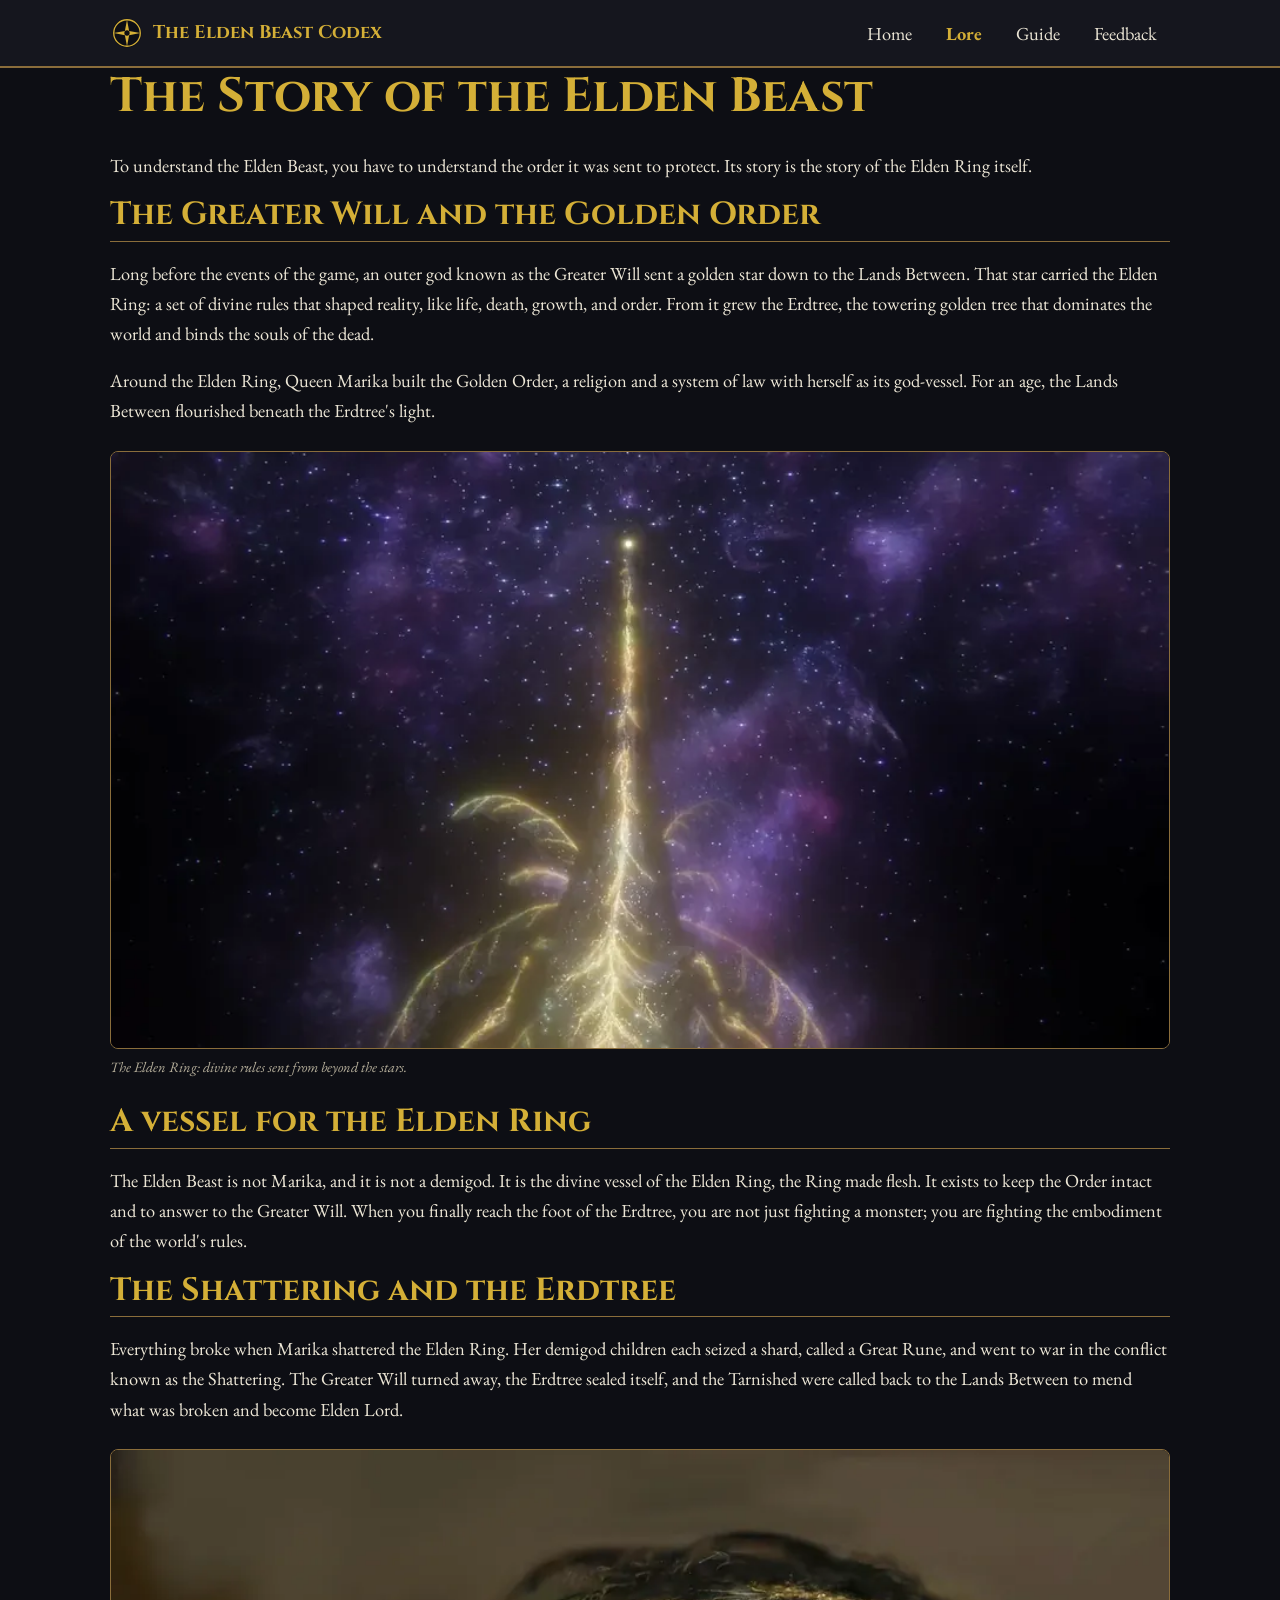
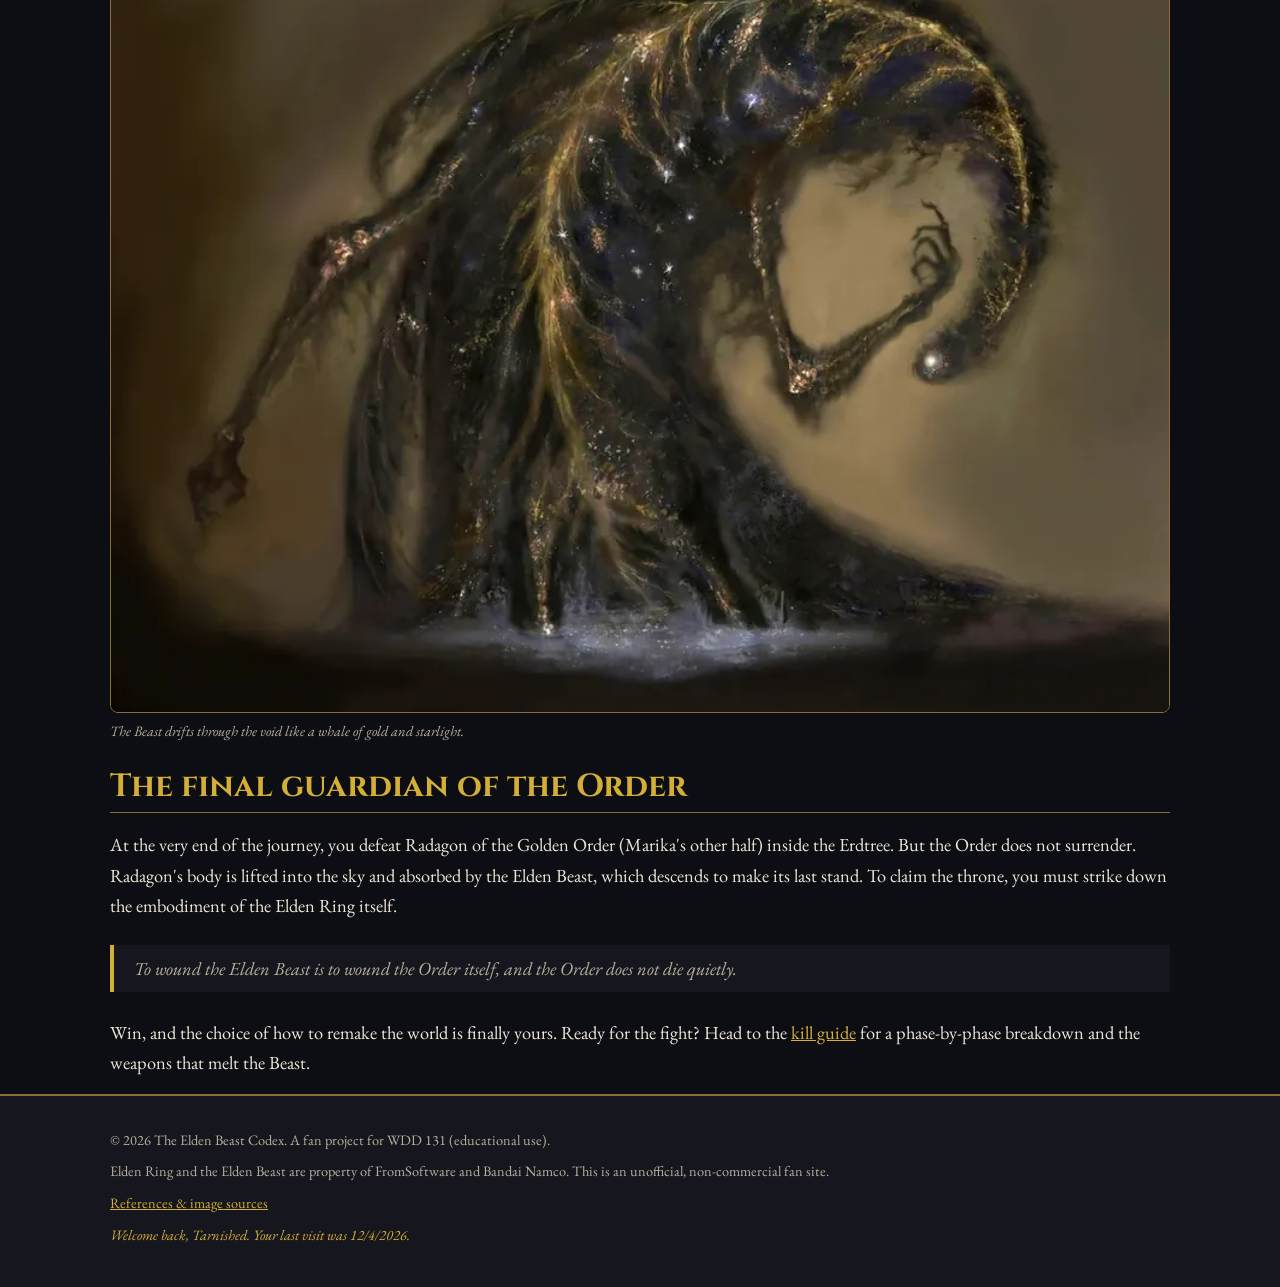
<file: project/lore.html>
<!DOCTYPE html>
<html lang="en">
<head>
  <meta charset="UTF-8">
  <meta name="viewport" content="width=device-width, initial-scale=1.0">
  <meta name="author" content="Flavio Dias Martins Junior">
  <title>The Story of the Elden Beast | The Elden Beast Codex</title>
  <meta name="description" content="The lore of the Elden Beast: the Greater Will, the Golden Order, the Shattering, and how the divine vessel of the Elden Ring became the final boss of Elden Ring.">
  <link rel="icon" href="images/favicon.svg" type="image/svg+xml">
  <link rel="preconnect" href="https://fonts.googleapis.com">
  <link rel="preconnect" href="https://fonts.gstatic.com" crossorigin>
  <link rel="stylesheet" href="https://fonts.googleapis.com/css2?family=Cinzel:wght@500;700&family=EB+Garamond:ital@0;1&display=swap">
  <link rel="stylesheet" href="styles/base.css">
  <link rel="stylesheet" href="styles/large.css">
  <script src="scripts/main.js" defer></script>
</head>
<body>
  <header class="site-header">
    <div class="header-inner">
      <a class="brand" href="index.html">
        <img class="brand-mark" src="images/favicon.svg" alt="" width="34" height="34">
        <span>The Elden Beast Codex</span>
      </a>
      <button id="menu-toggle" type="button">&#9776;</button>
      <nav class="primary-nav" id="main-nav">
        <ul>
          <li><a href="index.html">Home</a></li>
          <li><a class="active" href="lore.html">Lore</a></li>
          <li><a href="guide.html">Guide</a></li>
          <li><a href="feedback.html">Feedback</a></li>
        </ul>
      </nav>
    </div>
  </header>

  <main class="container">
    <article>
      <h1>The Story of the Elden Beast</h1>
      <p class="lead">To understand the Elden Beast, you have to understand the order it was sent to
        protect. Its story is the story of the Elden Ring itself.</p>

      <h2 class="section-title">The Greater Will and the Golden Order</h2>
      <p>Long before the events of the game, an outer god known as the Greater Will sent a golden
        star down to the Lands Between. That star carried the Elden Ring: a set of divine rules
        that shaped reality, like life, death, growth, and order. From it grew the Erdtree, the
        towering golden tree that dominates the world and binds the souls of the dead.</p>
      <p>Around the Elden Ring, Queen Marika built the Golden Order, a religion and a system of law
        with herself as its god-vessel. For an age, the Lands Between flourished beneath the
        Erdtree's light.</p>

      <figure class="article-image">
        <img src="images/elden-beast-lore-1.webp"
             alt="A golden, star-filled light rising in the cosmic void"
             width="900" height="507" loading="lazy">
        <figcaption>The Elden Ring: divine rules sent from beyond the stars.</figcaption>
      </figure>

      <h2 class="section-title">A vessel for the Elden Ring</h2>
      <p>The Elden Beast is not Marika, and it is not a demigod. It is the divine vessel of the
        Elden Ring, the Ring made flesh. It exists to keep the Order intact and to answer to the
        Greater Will. When you finally reach the foot of the Erdtree, you are not just fighting a
        monster; you are fighting the embodiment of the world's rules.</p>

      <h2 class="section-title">The Shattering and the Erdtree</h2>
      <p>Everything broke when Marika shattered the Elden Ring. Her demigod children each seized a
        shard, called a Great Rune, and went to war in the conflict known as the Shattering. The
        Greater Will turned away, the Erdtree sealed itself, and the Tarnished were called back to
        the Lands Between to mend what was broken and become Elden Lord.</p>

      <figure class="article-image">
        <img src="images/elden-beast-lore-2.webp"
             alt="Concept art of the Elden Beast, a golden creature covered in stars"
             width="880" height="717" loading="lazy">
        <figcaption>The Beast drifts through the void like a whale of gold and starlight.</figcaption>
      </figure>

      <h2 class="section-title">The final guardian of the Order</h2>
      <p>At the very end of the journey, you defeat Radagon of the Golden Order (Marika's other
        half) inside the Erdtree. But the Order does not surrender. Radagon's body is lifted into
        the sky and absorbed by the Elden Beast, which descends to make its last stand. To claim
        the throne, you must strike down the embodiment of the Elden Ring itself.</p>

      <blockquote>
        To wound the Elden Beast is to wound the Order itself, and the Order does not die quietly.
      </blockquote>

      <p>Win, and the choice of how to remake the world is finally yours. Ready for the fight?
        Head to the <a href="guide.html">kill guide</a> for a phase-by-phase breakdown and the
        weapons that melt the Beast.</p>
    </article>
  </main>

  <footer class="site-footer">
    <div class="footer-inner">
      <p>&copy; <span id="currentyear"></span> The Elden Beast Codex. A fan project for WDD 131 (educational use).</p>
      <p>Elden Ring and the Elden Beast are property of FromSoftware and Bandai Namco. This is an
        unofficial, non-commercial fan site.</p>
      <p><a href="references.html">References &amp; image sources</a></p>
      <p id="last-visit" class="last-visit"></p>
    </div>
  </footer>
</body>
</html>
</file>
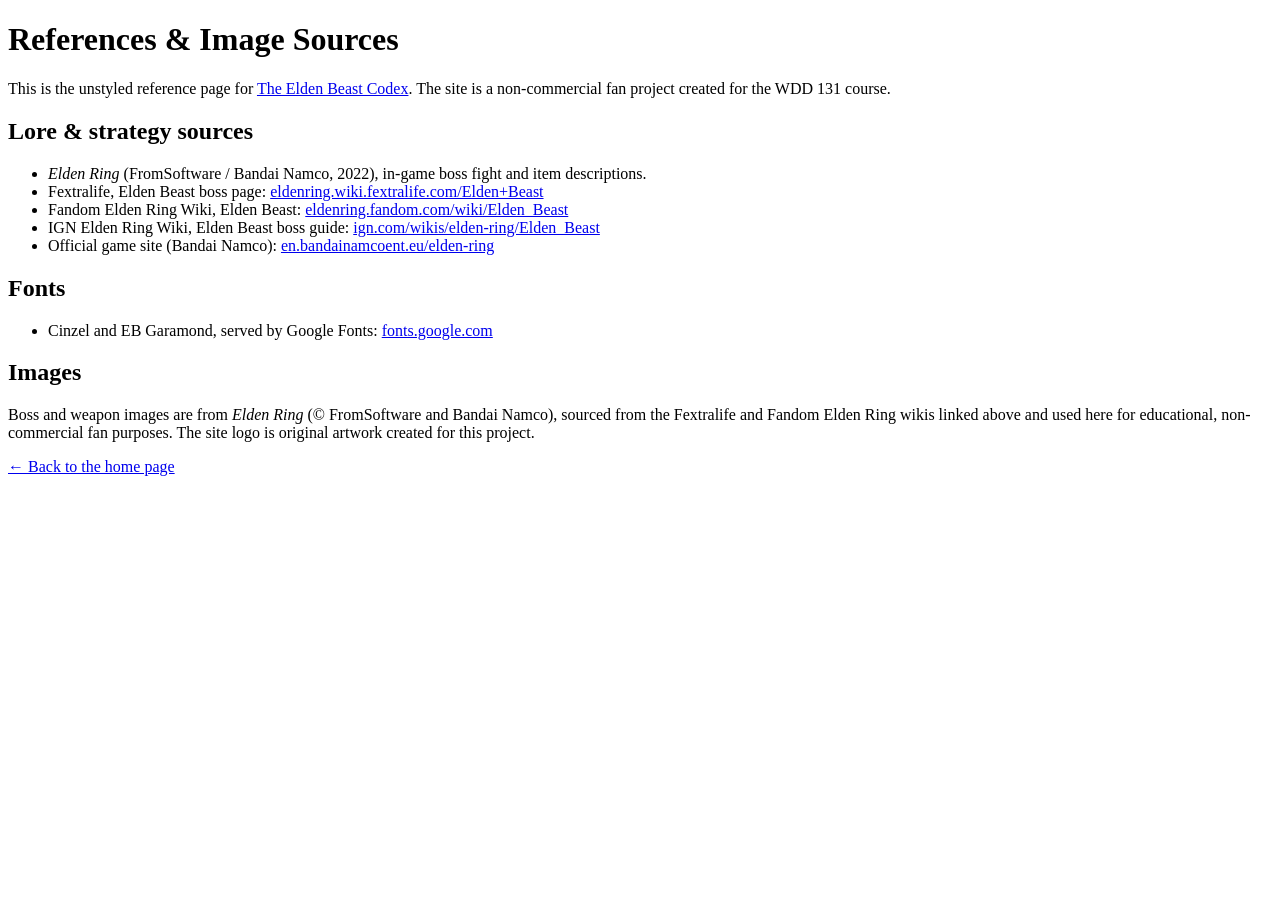
<file: project/references.html>
<!DOCTYPE html>
<html lang="en">
<head>
  <meta charset="UTF-8">
  <meta name="viewport" content="width=device-width, initial-scale=1.0">
  <meta name="author" content="Flavio Dias Martins Junior">
  <title>References &amp; Image Sources | The Elden Beast Codex</title>
  <meta name="description" content="Sources used for the lore and strategy content of The Elden Beast Codex, plus notes on image sources.">
</head>
<body>
  <h1>References &amp; Image Sources</h1>
  <p>This is the unstyled reference page for <a href="index.html">The Elden Beast Codex</a>.
    The site is a non-commercial fan project created for the WDD 131 course.</p>

  <h2>Lore &amp; strategy sources</h2>
  <ul>
    <li><cite>Elden Ring</cite> (FromSoftware / Bandai Namco, 2022), in-game boss fight and item
      descriptions.</li>
    <li>Fextralife, Elden Beast boss page:
      <a href="https://eldenring.wiki.fextralife.com/Elden+Beast">eldenring.wiki.fextralife.com/Elden+Beast</a></li>
    <li>Fandom Elden Ring Wiki, Elden Beast:
      <a href="https://eldenring.fandom.com/wiki/Elden_Beast">eldenring.fandom.com/wiki/Elden_Beast</a></li>
    <li>IGN Elden Ring Wiki, Elden Beast boss guide:
      <a href="https://www.ign.com/wikis/elden-ring/Elden_Beast">ign.com/wikis/elden-ring/Elden_Beast</a></li>
    <li>Official game site (Bandai Namco):
      <a href="https://en.bandainamcoent.eu/elden-ring/elden-ring">en.bandainamcoent.eu/elden-ring</a></li>
  </ul>

  <h2>Fonts</h2>
  <ul>
    <li>Cinzel and EB Garamond, served by Google Fonts:
      <a href="https://fonts.google.com/">fonts.google.com</a></li>
  </ul>

  <h2>Images</h2>
  <p>Boss and weapon images are from <cite>Elden Ring</cite> (&copy; FromSoftware and Bandai
    Namco), sourced from the Fextralife and Fandom Elden Ring wikis linked above and used here for
    educational, non-commercial fan purposes. The site logo is original artwork created for this
    project.</p>

  <p><a href="index.html">&larr; Back to the home page</a></p>
</body>
</html>
</file>
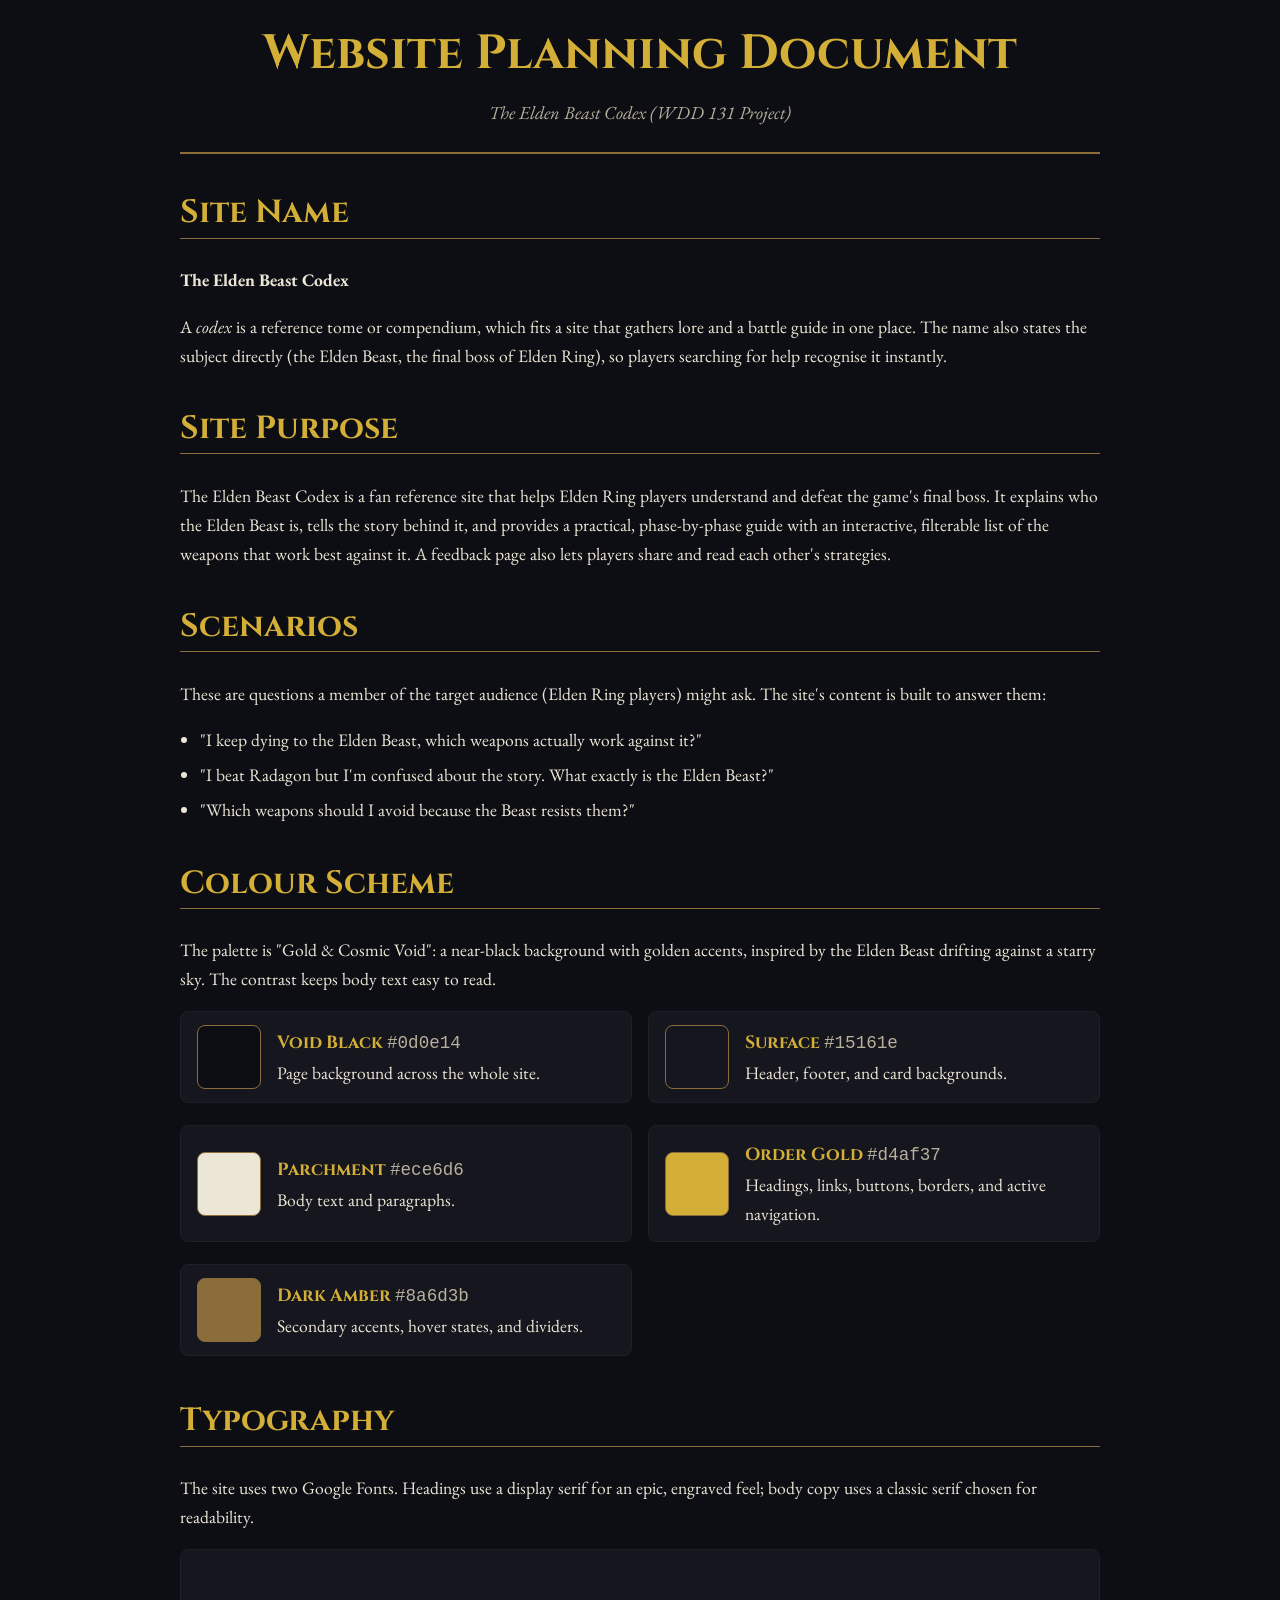
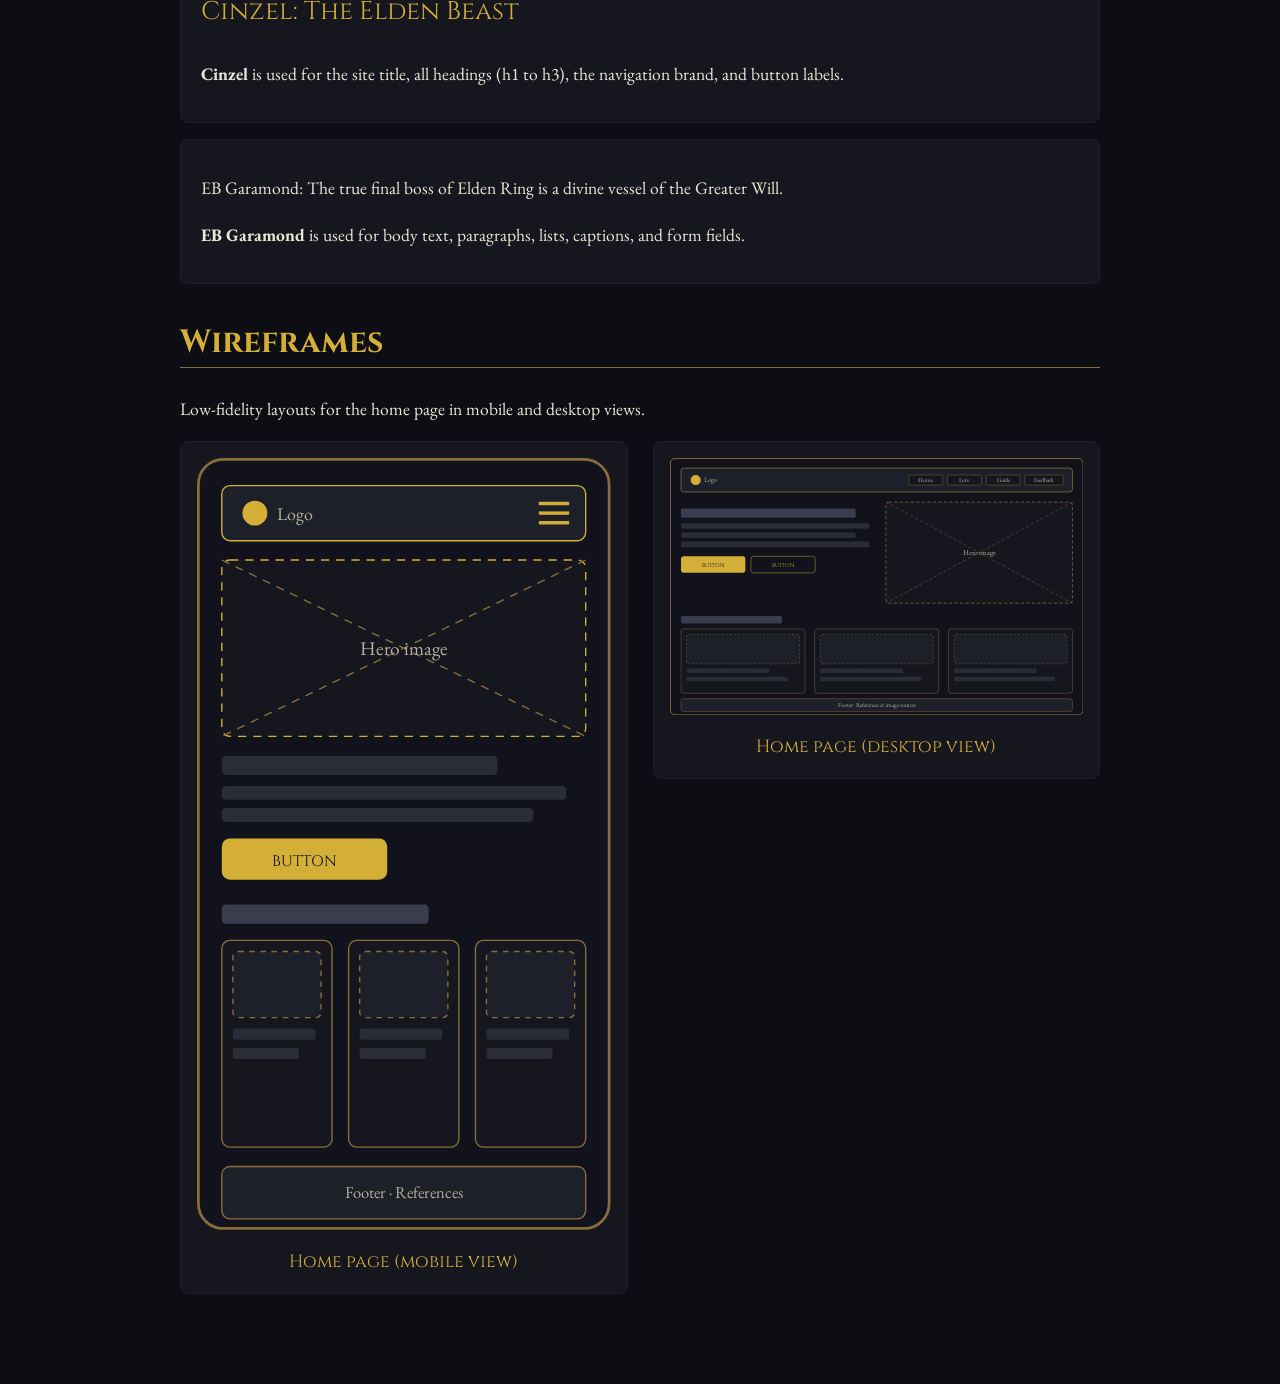
<file: project/siteplan.html>
<!DOCTYPE html>
<html lang="en">
<head>
  <meta charset="UTF-8">
  <meta name="viewport" content="width=device-width, initial-scale=1.0">
  <meta name="author" content="Flavio Dias Martins Junior">
  <title>Site Plan | The Elden Beast Codex</title>
  <meta name="description" content="Website planning document for The Elden Beast Codex: site name, purpose, scenarios, colour scheme, typography, and home-page wireframes.">
  <link rel="icon" href="images/favicon.svg" type="image/svg+xml">
  <link rel="preconnect" href="https://fonts.googleapis.com">
  <link rel="preconnect" href="https://fonts.gstatic.com" crossorigin>
  <link rel="stylesheet" href="https://fonts.googleapis.com/css2?family=Cinzel:wght@500;700&family=EB+Garamond:ital@0;1&display=swap">
  <link rel="stylesheet" href="styles/siteplan.css">
</head>
<body>
  <div class="doc">
    <header class="doc-header">
      <h1>Website Planning Document</h1>
      <p class="subtitle">The Elden Beast Codex (WDD 131 Project)</p>
    </header>

    <main>
      <section>
        <h2>Site Name</h2>
        <p><strong>The Elden Beast Codex</strong></p>
        <p>A <em>codex</em> is a reference tome or compendium, which fits a site that gathers lore
          and a battle guide in one place. The name also states the subject directly (the Elden
          Beast, the final boss of Elden Ring), so players searching for help recognise it
          instantly.</p>
      </section>

      <section>
        <h2>Site Purpose</h2>
        <p>The Elden Beast Codex is a fan reference site that helps Elden Ring players understand
          and defeat the game's final boss. It explains who the Elden Beast is, tells the story
          behind it, and provides a practical, phase-by-phase guide with an interactive, filterable
          list of the weapons that work best against it. A feedback page also lets players share
          and read each other's strategies.</p>
      </section>

      <section>
        <h2>Scenarios</h2>
        <p>These are questions a member of the target audience (Elden Ring players) might ask. The
          site's content is built to answer them:</p>
        <ul>
          <li>"I keep dying to the Elden Beast, which weapons actually work against it?"</li>
          <li>"I beat Radagon but I'm confused about the story. What exactly is the Elden Beast?"</li>
          <li>"Which weapons should I avoid because the Beast resists them?"</li>
        </ul>
      </section>

      <section>
        <h2>Colour Scheme</h2>
        <p>The palette is "Gold &amp; Cosmic Void": a near-black background with golden accents,
          inspired by the Elden Beast drifting against a starry sky. The contrast keeps body text
          easy to read.</p>
        <ul class="swatch-grid">
          <li class="swatch">
            <span class="swatch-chip swatch-void"></span>
            <span class="swatch-info"><strong>Void Black</strong> <code>#0d0e14</code><br>
              Page background across the whole site.</span>
          </li>
          <li class="swatch">
            <span class="swatch-chip swatch-surface"></span>
            <span class="swatch-info"><strong>Surface</strong> <code>#15161e</code><br>
              Header, footer, and card backgrounds.</span>
          </li>
          <li class="swatch">
            <span class="swatch-chip swatch-parchment"></span>
            <span class="swatch-info"><strong>Parchment</strong> <code>#ece6d6</code><br>
              Body text and paragraphs.</span>
          </li>
          <li class="swatch">
            <span class="swatch-chip swatch-gold"></span>
            <span class="swatch-info"><strong>Order Gold</strong> <code>#d4af37</code><br>
              Headings, links, buttons, borders, and active navigation.</span>
          </li>
          <li class="swatch">
            <span class="swatch-chip swatch-amber"></span>
            <span class="swatch-info"><strong>Dark Amber</strong> <code>#8a6d3b</code><br>
              Secondary accents, hover states, and dividers.</span>
          </li>
        </ul>
      </section>

      <section>
        <h2>Typography</h2>
        <p>The site uses two Google Fonts. Headings use a display serif for an epic, engraved
          feel; body copy uses a classic serif chosen for readability.</p>
        <div class="font-sample">
          <p class="sample-head">Cinzel: The Elden Beast</p>
          <p><strong>Cinzel</strong> is used for the site title, all headings (h1 to h3), the
            navigation brand, and button labels.</p>
        </div>
        <div class="font-sample">
          <p class="sample-body">EB Garamond: The true final boss of Elden Ring is a divine
            vessel of the Greater Will.</p>
          <p><strong>EB Garamond</strong> is used for body text, paragraphs, lists, captions, and
            form fields.</p>
        </div>
      </section>

      <section>
        <h2>Wireframes</h2>
        <p>Low-fidelity layouts for the home page in mobile and desktop views.</p>
        <div class="wireframes">
          <figure>
            <svg viewBox="0 0 300 560" xmlns="http://www.w3.org/2000/svg">
              <rect x="1" y="1" width="298" height="558" rx="18" fill="#11121b" stroke="#8a6d3b" stroke-width="2"/>
              <rect x="18" y="20" width="264" height="40" rx="6" fill="#1d1f29" stroke="#d4af37"/>
              <circle cx="42" cy="40" r="9" fill="#d4af37"/>
              <text x="58" y="45" font-family="EB Garamond, serif" font-size="13" fill="#b7b09c">Logo</text>
              <g stroke="#d4af37" stroke-width="2.5">
                <line x1="248" y1="33" x2="270" y2="33"/>
                <line x1="248" y1="40" x2="270" y2="40"/>
                <line x1="248" y1="47" x2="270" y2="47"/>
              </g>
              <rect x="18" y="74" width="264" height="128" rx="6" fill="#15161e" stroke="#d4af37" stroke-dasharray="6 5"/>
              <line x1="18" y1="74" x2="282" y2="202" stroke="#8a6d3b" stroke-dasharray="6 5"/>
              <line x1="282" y1="74" x2="18" y2="202" stroke="#8a6d3b" stroke-dasharray="6 5"/>
              <text x="150" y="143" text-anchor="middle" font-family="EB Garamond, serif" font-size="14" fill="#b7b09c">Hero image</text>
              <rect x="18" y="216" width="200" height="14" rx="3" fill="#2a2c38"/>
              <rect x="18" y="238" width="250" height="10" rx="3" fill="#2a2c38"/>
              <rect x="18" y="254" width="226" height="10" rx="3" fill="#2a2c38"/>
              <rect x="18" y="276" width="120" height="30" rx="6" fill="#d4af37"/>
              <text x="78" y="296" text-anchor="middle" font-family="Cinzel, serif" font-size="11" fill="#0d0e14">BUTTON</text>
              <rect x="18" y="324" width="150" height="14" rx="3" fill="#3a3d4d"/>
              <rect x="18" y="350" width="80" height="150" rx="6" fill="#15161e" stroke="#8a6d3b"/>
              <rect x="110" y="350" width="80" height="150" rx="6" fill="#15161e" stroke="#8a6d3b"/>
              <rect x="202" y="350" width="80" height="150" rx="6" fill="#15161e" stroke="#8a6d3b"/>
              <rect x="26" y="358" width="64" height="48" rx="4" fill="#1d1f29" stroke="#8a6d3b" stroke-dasharray="4 4"/>
              <rect x="118" y="358" width="64" height="48" rx="4" fill="#1d1f29" stroke="#8a6d3b" stroke-dasharray="4 4"/>
              <rect x="210" y="358" width="64" height="48" rx="4" fill="#1d1f29" stroke="#8a6d3b" stroke-dasharray="4 4"/>
              <rect x="26" y="414" width="60" height="8" rx="2" fill="#2a2c38"/>
              <rect x="26" y="428" width="48" height="8" rx="2" fill="#2a2c38"/>
              <rect x="118" y="414" width="60" height="8" rx="2" fill="#2a2c38"/>
              <rect x="118" y="428" width="48" height="8" rx="2" fill="#2a2c38"/>
              <rect x="210" y="414" width="60" height="8" rx="2" fill="#2a2c38"/>
              <rect x="210" y="428" width="48" height="8" rx="2" fill="#2a2c38"/>
              <rect x="18" y="514" width="264" height="38" rx="6" fill="#1d1f29" stroke="#8a6d3b"/>
              <text x="150" y="537" text-anchor="middle" font-family="EB Garamond, serif" font-size="12" fill="#b7b09c">Footer · References</text>
            </svg>
            <figcaption>Home page (mobile view)</figcaption>
          </figure>

          <figure>
            <svg viewBox="0 0 900 560" xmlns="http://www.w3.org/2000/svg">
              <rect x="1" y="1" width="898" height="558" rx="10" fill="#11121b" stroke="#8a6d3b" stroke-width="2"/>
              <rect x="24" y="22" width="852" height="52" rx="6" fill="#1d1f29" stroke="#d4af37"/>
              <circle cx="56" cy="48" r="11" fill="#d4af37"/>
              <text x="74" y="53" font-family="EB Garamond, serif" font-size="15" fill="#b7b09c">Logo</text>
              <g font-family="EB Garamond, serif" font-size="13" fill="#b7b09c" text-anchor="middle">
                <rect x="520" y="37" width="74" height="22" rx="4" fill="#15161e" stroke="#8a6d3b"/>
                <text x="557" y="52">Home</text>
                <rect x="604" y="37" width="74" height="22" rx="4" fill="#15161e" stroke="#8a6d3b"/>
                <text x="641" y="52">Lore</text>
                <rect x="688" y="37" width="74" height="22" rx="4" fill="#15161e" stroke="#8a6d3b"/>
                <text x="725" y="52">Guide</text>
                <rect x="772" y="37" width="84" height="22" rx="4" fill="#15161e" stroke="#8a6d3b"/>
                <text x="814" y="52">Feedback</text>
              </g>
              <rect x="24" y="110" width="380" height="20" rx="3" fill="#3a3d4d"/>
              <rect x="24" y="142" width="410" height="12" rx="3" fill="#2a2c38"/>
              <rect x="24" y="162" width="380" height="12" rx="3" fill="#2a2c38"/>
              <rect x="24" y="182" width="410" height="12" rx="3" fill="#2a2c38"/>
              <rect x="24" y="214" width="140" height="36" rx="6" fill="#d4af37"/>
              <text x="94" y="238" text-anchor="middle" font-family="Cinzel, serif" font-size="12" fill="#0d0e14">BUTTON</text>
              <rect x="176" y="214" width="140" height="36" rx="6" fill="none" stroke="#d4af37"/>
              <text x="246" y="238" text-anchor="middle" font-family="Cinzel, serif" font-size="12" fill="#d4af37">BUTTON</text>
              <rect x="470" y="96" width="406" height="220" rx="6" fill="#15161e" stroke="#d4af37" stroke-dasharray="7 5"/>
              <line x1="470" y1="96" x2="876" y2="316" stroke="#8a6d3b" stroke-dasharray="7 5"/>
              <line x1="876" y1="96" x2="470" y2="316" stroke="#8a6d3b" stroke-dasharray="7 5"/>
              <text x="673" y="212" text-anchor="middle" font-family="EB Garamond, serif" font-size="16" fill="#b7b09c">Hero image</text>
              <rect x="24" y="344" width="220" height="16" rx="3" fill="#3a3d4d"/>
              <g>
                <rect x="24" y="372" width="270" height="140" rx="6" fill="#15161e" stroke="#8a6d3b"/>
                <rect x="315" y="372" width="270" height="140" rx="6" fill="#15161e" stroke="#8a6d3b"/>
                <rect x="606" y="372" width="270" height="140" rx="6" fill="#15161e" stroke="#8a6d3b"/>
                <rect x="36" y="384" width="246" height="64" rx="4" fill="#1d1f29" stroke="#8a6d3b" stroke-dasharray="5 4"/>
                <rect x="327" y="384" width="246" height="64" rx="4" fill="#1d1f29" stroke="#8a6d3b" stroke-dasharray="5 4"/>
                <rect x="618" y="384" width="246" height="64" rx="4" fill="#1d1f29" stroke="#8a6d3b" stroke-dasharray="5 4"/>
                <rect x="36" y="458" width="180" height="10" rx="2" fill="#2a2c38"/>
                <rect x="36" y="476" width="220" height="10" rx="2" fill="#2a2c38"/>
                <rect x="327" y="458" width="180" height="10" rx="2" fill="#2a2c38"/>
                <rect x="327" y="476" width="220" height="10" rx="2" fill="#2a2c38"/>
                <rect x="618" y="458" width="180" height="10" rx="2" fill="#2a2c38"/>
                <rect x="618" y="476" width="220" height="10" rx="2" fill="#2a2c38"/>
              </g>
              <rect x="24" y="524" width="852" height="28" rx="6" fill="#1d1f29" stroke="#8a6d3b"/>
              <text x="450" y="543" text-anchor="middle" font-family="EB Garamond, serif" font-size="13" fill="#b7b09c">Footer · References &amp; image sources</text>
            </svg>
            <figcaption>Home page (desktop view)</figcaption>
          </figure>
        </div>
      </section>
    </main>
  </div>
</body>
</html>
</file>
<file: styles/base.css>
body {
    font-family: 'Roboto', sans-serif;
    margin: 0;
    padding: 0;
    background-color: #f4f4f9;
    color: #333;
}

header {
    background-color: #003366;
    color: #ffffff;
    padding: 20px;
    text-align: center;
}

#course-title {
    display: block;
    font-size: 1.5rem;
    font-weight: bold;
    margin-bottom: 15px;
}

nav {
    display: flex;
    justify-content: center;
    gap: 20px;
}

nav a {
    color: #ffffff;
    text-decoration: none;
    padding: 10px 15px;
    border-radius: 5px;
    transition: background-color 0.3s ease;
}

nav a:hover {
    background-color: #00509e;
}

main {
    max-width: 800px;
    margin: 30px auto;
    padding: 0 20px;
    display: grid;
    grid-template-columns: 1fr;
    gap: 20px;
    text-align: center;
}

@media (min-width: 600px) {
    main {
        grid-template-columns: 1fr 1fr;
    }
}

h1 {
    grid-column: 1 / -1;
    color: #003366;
}

.card {
    background-color: #ffffff;
    border: 1px solid #ddd;
    border-radius: 8px;
    padding: 20px;
    box-shadow: 0 2px 5px rgba(0, 0, 0, 0.1);
}

.card img {
    max-width: 100%;
    height: auto;
    border-radius: 8px;
    margin-bottom: 15px;
    object-fit: cover;
}

footer {
    background-color: #003366;
    color: #ffffff;
    text-align: center;
    padding: 20px;
    margin-top: 40px;
}

footer p {
    margin: 5px 0;
}
</file>
<file: project/styles/base.css>
/* WDD 131 - Final Project - The Elden Beast Codex styles (mobile first) */
/* Flavio Dias */

/* my colors and fonts. I kept them here so I dont repeat the codes everywhere */
:root {
    --bg: #0d0e14;
    --surface: #15161e;
    --surface-2: #1d1f29;
    --text: #ece6d6;
    --muted: #b7b09c;
    --gold: #d4af37;
    --amber: #8a6d3b;
    --gold-soft: #e7c95a;
    --font-head: 'Cinzel', Georgia, serif;
    --font-body: 'EB Garamond', Georgia, serif;
}

* {
    box-sizing: border-box;
}

body {
    margin: 0;
    min-height: 100vh;
    background-color: var(--bg);
    color: var(--text);
    font-family: var(--font-body);
    font-size: 1.1rem;
    line-height: 1.65;
    display: flex;
    flex-direction: column;
}

img {
    max-width: 100%;
    height: auto;
    display: block;
}

h1,
h2,
h3 {
    font-family: var(--font-head);
    color: var(--gold);
    line-height: 1.2;
    margin: 0 0 0.5em;
}

h1 {
    font-size: 2.2rem;
}

h2 {
    font-size: 1.6rem;
}

h3 {
    font-size: 1.25rem;
}

p {
    margin: 0 0 1rem;
}

a {
    color: var(--gold);
}

a:hover,
a:focus {
    color: var(--gold-soft);
}

.container {
    width: 100%;
    max-width: 1100px;
    margin: 0 auto;
    padding: 0 20px;
}

/* main grows so the footer stays at the bottom */
main {
    flex: 1 0 auto;
    padding: 30px 0 50px;
}

section {
    margin-bottom: 45px;
}

/* header and navigation */

.site-header {
    background-color: var(--surface);
    border-bottom: 2px solid var(--amber);
}

.header-inner {
    max-width: 1100px;
    margin: 0 auto;
    padding: 12px 20px;
    display: flex;
    flex-wrap: wrap;
    align-items: center;
    justify-content: space-between;
    gap: 8px;
}

.brand {
    display: flex;
    align-items: center;
    gap: 9px;
    font-family: var(--font-head);
    font-size: 1.15rem;
    font-weight: 700;
    color: var(--gold);
    text-decoration: none;
}

.brand-mark {
    width: 34px;
    height: 34px;
}

/* the hamburger button (only shows on mobile) */
#menu-toggle {
    background-color: transparent;
    color: var(--gold);
    border: none;
    font-size: 1.8rem;
    cursor: pointer;
    padding: 0 8px;
}

/* on mobile the nav is a dropdown under the header, like my temples page */
.primary-nav {
    display: none;
    flex-basis: 100%;
}

.primary-nav.open {
    display: block;
}

.primary-nav ul {
    list-style: none;
    margin: 8px 0 0;
    padding: 0;
    display: flex;
    flex-direction: column;
}

.primary-nav a {
    display: block;
    padding: 11px 5px;
    color: var(--text);
    text-decoration: none;
    border-bottom: 1px solid var(--surface-2);
}

.primary-nav a:hover,
.primary-nav a:focus {
    color: var(--gold-soft);
}

.primary-nav a.active {
    color: var(--gold);
    font-weight: 700;
}

/* buttons */

.btn {
    display: inline-block;
    font-family: var(--font-head);
    font-size: 0.95rem;
    text-decoration: none;
    text-transform: uppercase;
    padding: 11px 22px;
    border-radius: 8px;
    border: 1px solid var(--gold);
    background-color: var(--gold);
    color: var(--bg);
    cursor: pointer;
}

.btn:hover,
.btn:focus {
    background-color: var(--gold-soft);
    color: var(--bg);
}

/* the ghost version is just the outline */
.btn-ghost {
    background-color: transparent;
    color: var(--gold);
}

.btn-ghost:hover,
.btn-ghost:focus {
    background-color: var(--surface-2);
    color: var(--gold-soft);
}

/* hero section on the home page */

.hero {
    display: grid;
    gap: 25px;
    margin-top: 20px;
    margin-bottom: 50px;
}

.hero-content .lead {
    font-size: 1.2rem;
    color: var(--muted);
    max-width: 55ch;
}

.hero-media {
    margin: 0;
}

.hero-media img {
    width: 100%;
    border-radius: 8px;
    border: 1px solid var(--amber);
}

.hero-media figcaption {
    margin-top: 8px;
    font-size: 0.9rem;
    color: var(--muted);
    font-style: italic;
}

/* cards on the home page */

.section-title {
    border-bottom: 1px solid var(--amber);
    padding-bottom: 6px;
}

.card-grid {
    display: grid;
    gap: 16px;
    grid-template-columns: 1fr;
}

.card {
    background-color: var(--surface);
    border: 1px solid var(--surface-2);
    border-radius: 8px;
    padding: 20px;
    display: flex;
    flex-direction: column;
}

.card img {
    border-radius: 8px;
    border: 1px solid var(--amber);
    margin-bottom: 13px;
    width: 100%;
}

.card h3 {
    margin-top: 0;
}

.card p {
    color: var(--muted);
    flex: 1;
}

.card .btn {
    align-self: flex-start;
    margin-top: 8px;
}

/* images and quote on the lore page */

.article-image {
    margin: 25px 0;
}

.article-image img {
    width: 100%;
    border-radius: 8px;
    border: 1px solid var(--amber);
}

.article-image figcaption {
    margin-top: 6px;
    font-size: 0.9rem;
    color: var(--muted);
    font-style: italic;
}

blockquote {
    margin: 25px 0;
    padding: 8px 20px;
    border-left: 4px solid var(--gold);
    background-color: var(--surface);
    color: var(--muted);
    font-style: italic;
}

/* phases and tips on the guide page */

.phase-list {
    list-style: none;
    padding: 0;
    margin: 0;
    display: grid;
    gap: 16px;
}

.phase-list li {
    background-color: var(--surface);
    border: 1px solid var(--surface-2);
    border-left: 4px solid var(--gold);
    border-radius: 8px;
    padding: 16px 20px;
}

.phase-list h3 {
    margin: 0 0 5px;
}

.tip-list {
    padding-left: 20px;
}

.tip-list li {
    margin-bottom: 8px;
}

/* the weapon filters, grid and loadout */

.filter-bar {
    display: flex;
    flex-wrap: wrap;
    gap: 8px;
    margin-bottom: 25px;
}

.filter-btn {
    font-family: var(--font-head);
    font-size: 0.8rem;
    text-transform: uppercase;
    padding: 8px 14px;
    border: 1px solid var(--amber);
    border-radius: 999px;
    background-color: transparent;
    color: var(--text);
    cursor: pointer;
}

.filter-btn:hover,
.filter-btn:focus {
    border-color: var(--gold);
    color: var(--gold-soft);
}

/* the filter I clicked stays gold */
.filter-btn.active {
    background-color: var(--gold);
    border-color: var(--gold);
    color: var(--bg);
}

.weapon-grid {
    display: grid;
    gap: 16px;
    grid-template-columns: 1fr;
}

.weapon-card {
    background-color: var(--surface);
    border: 1px solid var(--surface-2);
    border-radius: 8px;
    padding: 16px;
    display: flex;
    flex-direction: column;
}

.weapon-card img {
    width: 100%;
    border-radius: 8px;
    border: 1px solid var(--amber);
    margin-bottom: 11px;
}

.weapon-card h3 {
    margin: 0 0 4px;
}

.weapon-type {
    display: inline-block;
    align-self: flex-start;
    font-family: var(--font-head);
    font-size: 0.7rem;
    text-transform: uppercase;
    color: var(--bg);
    background-color: var(--gold);
    padding: 2px 10px;
    border-radius: 999px;
    margin-bottom: 10px;
}

.weapon-card p {
    color: var(--muted);
    flex: 1;
}

.save-btn {
    align-self: flex-start;
    font-family: var(--font-head);
    font-size: 0.8rem;
    padding: 8px 16px;
    border: 1px solid var(--gold);
    border-radius: 8px;
    background-color: transparent;
    color: var(--gold);
    cursor: pointer;
}

.save-btn:hover,
.save-btn:focus {
    background-color: var(--surface-2);
}

/* the button turns gold when the weapon is in the loadout */
.save-btn.saved {
    background-color: var(--gold);
    color: var(--bg);
}

.loadout {
    background-color: var(--surface);
    border: 1px dashed var(--amber);
    border-radius: 8px;
    padding: 20px;
    margin-top: 25px;
}

.loadout h3 {
    margin-top: 0;
}

.loadout-list {
    list-style: none;
    padding: 0;
    margin: 0;
    display: flex;
    flex-wrap: wrap;
    gap: 8px;
}

.loadout-list li {
    background-color: var(--surface-2);
    border: 1px solid var(--amber);
    border-radius: 999px;
    padding: 5px 14px;
    font-size: 0.95rem;
}

.loadout-empty {
    color: var(--muted);
    font-style: italic;
}

/* the feedback form */

.form-card {
    background-color: var(--surface);
    border: 1px solid var(--surface-2);
    border-radius: 8px;
    padding: 22px;
    max-width: 600px;
}

.field {
    margin-bottom: 17px;
}

/* labels above the inputs so the form is easier to read */
.field label {
    display: block;
    font-family: var(--font-head);
    font-size: 0.85rem;
    margin-bottom: 5px;
}

.field input,
.field select,
.field textarea {
    width: 100%;
    font-family: var(--font-body);
    font-size: 1rem;
    color: var(--text);
    background-color: var(--bg);
    border: 1px solid var(--amber);
    border-radius: 8px;
    padding: 9px 11px;
}

.field input:focus,
.field select:focus,
.field textarea:focus {
    border-color: var(--gold);
    outline: none;
    box-shadow: 0 0 0 3px rgba(212, 175, 55, 0.35);
}

.field textarea {
    min-height: 110px;
    resize: vertical;
}

/* the spoiler checkbox sits next to its label */
.field-inline {
    display: flex;
    align-items: center;
    gap: 8px;
}

.field-inline label {
    margin: 0;
}

.field-inline input {
    width: auto;
}

.hint {
    display: block;
    font-size: 0.85rem;
    color: var(--muted);
    margin-top: 4px;
}

.form-message {
    margin-top: 20px;
    padding: 16px 20px;
    border-radius: 8px;
    border: 1px solid var(--gold);
    background-color: var(--surface-2);
}

/* hide the message box until the form is sent */
.form-message:empty {
    display: none;
}

.feedback-list {
    list-style: none;
    padding: 0;
    margin: 16px 0 0;
    display: grid;
    gap: 13px;
}

.feedback-list li {
    background-color: var(--surface);
    border: 1px solid var(--surface-2);
    border-radius: 8px;
    padding: 14px 18px;
}

.feedback-list .meta {
    font-size: 0.85rem;
    color: var(--muted);
}

/* footer */

.site-footer {
    background-color: var(--surface);
    border-top: 2px solid var(--amber);
    font-size: 0.9rem;
    color: var(--muted);
}

.footer-inner {
    max-width: 1100px;
    margin: 0 auto;
    padding: 25px 20px;
}

.footer-inner p {
    margin: 0 0 8px;
}

.last-visit {
    color: var(--gold);
    font-style: italic;
}
</file>
<file: project/styles/large.css>
/* WDD 131 - Final Project - The Elden Beast Codex styles (larger screens) */
/* Flavio Dias */

@media (min-width: 768px) {

    /* bigger headings on bigger screens */
    h1 {
        font-size: 3rem;
    }

    h2 {
        font-size: 2rem;
    }

    h3 {
        font-size: 1.4rem;
    }

    /* the nav becomes a horizontal bar and the hamburger goes away */
    #menu-toggle {
        display: none;
    }

    .primary-nav {
        display: block;
        flex-basis: auto;
    }

    .primary-nav ul {
        flex-direction: row;
        gap: 8px;
        margin-top: 0;
    }

    .primary-nav a {
        border-bottom: none;
        padding: 6px 13px;
    }

    /* hero becomes two columns, text and image side by side */
    .hero {
        grid-template-columns: 1fr 1fr;
        align-items: center;
        gap: 40px;
    }

    .card-grid {
        grid-template-columns: repeat(3, 1fr);
    }

    .weapon-grid {
        grid-template-columns: repeat(2, 1fr);
    }

    .footer-inner {
        padding: 32px 20px;
    }
}

@media (min-width: 1024px) {

    /* three weapons per row on desktop */
    .weapon-grid {
        grid-template-columns: repeat(3, 1fr);
    }

    body {
        font-size: 1.15rem;
    }
}
</file>
<file: styles/form.css>
/* WDD 131 - Week 05 - Product Review Form styles */

body {
    font-family: 'Roboto', sans-serif;
    margin: 0;
    padding: 0;
    background-color: #f4f4f9;
    color: #333;
}

/* header */
header {
    background-color: #003366;
    color: #ffffff;
    padding: 20px;
    text-align: center;
}

.site-name {
    font-family: 'Roboto Slab', serif;
    font-size: 1.5rem;
    font-weight: bold;
}

main {
    max-width: 600px;
    margin: 30px auto;
    padding: 0 20px;
}

h1 {
    text-align: center;
    font-family: 'Roboto Slab', serif;
    color: #003366;
    margin: 20px 0;
}

/* I made the form a white card so it stands out from the gray background */
form {
    background-color: #ffffff;
    border: 1px solid #ddd;
    border-radius: 8px;
    padding: 25px;
    box-shadow: 0 2px 5px rgba(0, 0, 0, 0.1);
    display: flex;
    flex-direction: column;
}

/* I put the labels above the inputs so the form is easier to read */
label {
    margin-top: 15px;
    margin-bottom: 5px;
    font-weight: 500;
    color: #003366;
}

select,
input[type="date"],
input[type="text"],
textarea {
    padding: 10px;
    font-family: inherit;
    font-size: 1rem;
    border: 1px solid #999;
    border-radius: 5px;
    width: 100%;
    box-sizing: border-box;
}

/* a yellow outline when I click a field so you can see where you are */
select:focus,
input:focus,
textarea:focus {
    outline: 3px solid #f5b500;
    outline-offset: 1px;
}

/* the red star is the clue that the field is required */
.required {
    color: #b30000;
    font-weight: bold;
}

/* fieldsets to keep the rating and the features grouped together */
fieldset {
    margin-top: 20px;
    border: 1px solid #ddd;
    border-radius: 5px;
    padding: 15px;
}

legend {
    font-weight: 500;
    color: #003366;
    padding: 0 8px;
}

/* star rating */
.rating {
    display: inline-flex;
    flex-direction: row-reverse; /* reversed so the css can fill the stars to the left */
    font-size: 2.2rem;
    line-height: 1;
}

/* hide the round radio buttons but you can still use the keyboard */
.rating input {
    position: absolute;
    opacity: 0;
    width: 1px;
    height: 1px;
}

.rating label {
    color: #ccc;
    cursor: pointer;
    margin: 0 2px;
    padding: 0;
}

/* fill the star I picked and the ones after it (the ones to the left) */
.rating input:checked ~ label {
    color: #f5b500;
}

/* fill the stars on hover too so it looks nice */
.rating label:hover,
.rating label:hover ~ label {
    color: #f5b500;
}

/* outline on the star when you use the keyboard */
.rating input:focus + label {
    outline: 2px solid #003366;
}

/* checkboxes for the useful features */
.checkbox-line {
    display: flex;
    align-items: center;
    margin: 8px 0;
}

.checkbox-line input {
    width: auto;
    margin-right: 10px;
}

.checkbox-line label {
    margin: 0;
    font-weight: 400;
    color: #333;
}

/* submit button */
input[type="submit"] {
    margin-top: 25px;
    background-color: #003366;
    color: #ffffff;
    font-size: 1.1rem;
    font-weight: 500;
    border: none;
    border-radius: 5px;
    padding: 14px;
    cursor: pointer;
    transition: background-color 0.3s ease;
}

input[type="submit"]:hover {
    background-color: #00509e;
}

/* confirmation page (review.html) */
.confirmation {
    background-color: #ffffff;
    border: 1px solid #ddd;
    border-radius: 8px;
    padding: 25px;
    box-shadow: 0 2px 5px rgba(0, 0, 0, 0.1);
    text-align: center;
}

#review-summary {
    list-style: none;
    padding: 0;
    margin: 20px 0;
    text-align: left;
}

#review-summary li {
    padding: 8px 0;
    border-bottom: 1px solid #eee;
}

.counter {
    font-size: 1.2rem;
    font-weight: 500;
    color: #003366;
    margin-top: 20px;
}

.back-link {
    display: inline-block;
    margin-top: 10px;
    color: #00509e;
    font-weight: 500;
}

/* footer */
footer {
    background-color: #003366;
    color: #ffffff;
    text-align: center;
    padding: 20px;
    margin-top: 40px;
}

footer p {
    margin: 5px 0;
}

/* on bigger screens I give the form a little more room */
@media (min-width: 700px) {
    main {
        max-width: 700px;
    }

    form {
        padding: 35px;
    }
}
</file>
<file: styles/place.css>
:root {
    --primary: #003366;
    --accent: #c5a572;
}

body {
    font-family: 'Roboto', sans-serif;
    margin: 0;
    padding: 0;
    background-color: #f4f4f9;
    color: #333;
}

header {
    background-color: var(--primary);
    color: #ffffff;
    text-align: center;
    padding: 20px;
    border-bottom: 6px solid var(--accent);
}

header h1 {
    margin: 0;
    font-size: 2rem;
}

main {
    max-width: 1100px;
    margin: 0 auto;
}

.hero img {
    width: 100%;
    height: auto;
    display: block;
}

.card {
    background-color: #ffffff;
    padding: 15px 20px;
    border-bottom: 1px solid #ddd;
}

.card h2 {
    text-align: center;
    color: var(--primary);
    margin: 0 0 15px;
}

.card p {
    display: flex;
    justify-content: space-between;
    margin: 0;
    padding: 6px 0;
    border-bottom: 1px dotted #eee;
}

.card p:last-child {
    border-bottom: none;
}

.card p strong {
    color: var(--primary);
}

.weather {
    text-align: center;
}

.weather-icon {
    width: 80px;
    height: 80px;
    margin: 0 auto 15px;
    display: block;
}

footer {
    background-color: var(--primary);
    color: #ffffff;
    text-align: center;
    padding: 20px;
    margin-top: 20px;
}

footer p {
    margin: 5px 0;
}
</file>
<file: styles/place-large.css>
@media (min-width: 768px) {
    header {
        padding: 30px 20px;
    }

    header h1 {
        font-size: 3rem;
    }

    .hero {
        position: relative;
        margin-top: 15px;
    }

    .hero img {
        aspect-ratio: 16 / 9;
        object-fit: cover;
    }

    .card {
        position: absolute;
        background-color: rgba(255, 255, 255, 0.95);
        padding: 0;
        width: 280px;
        border: none;
        border-radius: 5px;
        overflow: hidden;
        box-shadow: 0 4px 10px rgba(0, 0, 0, 0.2);
    }

    .card h2 {
        background-color: var(--accent);
        color: var(--primary);
        margin: 0;
        padding: 10px 15px;
        text-align: left;
        font-size: 1.2rem;
    }

    .card p {
        margin: 0 15px;
        padding: 8px 0;
    }

    .data {
        top: 20px;
        left: 20px;
    }

    .weather {
        bottom: 20px;
        right: 20px;
        text-align: left;
    }

    .weather h2::after {
        content: " \26C4";
    }

    .weather .weather-icon {
        display: none;
    }
}
</file>
<file: styles/temples.css>
body {
    font-family: 'Roboto', sans-serif;
    margin: 0;
    padding: 0;
    background-color: #f4f4f9;
    color: #333;
}

header {
    background-color: #003366;
    color: #ffffff;
    padding: 15px 20px;
    display: flex;
    align-items: center;
    justify-content: space-between;
    position: relative;
}

.site-name {
    font-family: 'Roboto Slab', serif;
    font-size: 1.5rem;
    font-weight: bold;
}

#menu-toggle {
    background-color: transparent;
    color: #ffffff;
    border: none;
    font-size: 1.75rem;
    cursor: pointer;
    padding: 0 8px;
}

nav {
    display: none;
    flex-direction: column;
    position: absolute;
    top: 100%;
    left: 0;
    right: 0;
    background-color: #002244;
    z-index: 10;
}

nav.open {
    display: flex;
}

nav a {
    color: #ffffff;
    text-decoration: none;
    padding: 12px 15px;
    text-align: center;
    border-top: 1px solid rgba(255, 255, 255, 0.1);
}

nav a:hover {
    background-color: #f5b500;
    color: #002244;
}

nav a.active {
    background-color: #f5b500;
    color: #002244;
}

main {
    max-width: 1100px;
    margin: 20px auto;
    padding: 0 20px;
    background-color: #ffffff;
}

h1 {
    text-align: center;
    font-family: 'Roboto Slab', serif;
    color: #003366;
    margin: 20px 0;
}

.album {
    display: grid;
    grid-template-columns: 1fr;
    gap: 20px;
    padding-bottom: 20px;
}

figure {
    margin: 0;
    text-align: center;
    border: 1px solid #ddd;
    border-radius: 5px;
    overflow: hidden;
    background-color: #ffffff;
}

figure img {
    width: 100%;
    height: auto;
    aspect-ratio: 4 / 3;
    object-fit: cover;
    display: block;
}

figcaption {
    padding: 10px;
    color: #003366;
}

footer {
    background-color: #003366;
    color: #ffffff;
    text-align: center;
    padding: 20px;
    margin-top: 30px;
}

footer p {
    margin: 5px 0;
}
</file>
<file: styles/temples-large.css>
@media (min-width: 640px) {
    #menu-toggle {
        display: none;
    }

    nav {
        display: flex;
        flex-direction: row;
        position: static;
        background-color: transparent;
    }

    nav a {
        border-top: none;
        padding: 8px 16px;
        border-radius: 4px;
    }

    .album {
        grid-template-columns: repeat(3, 1fr);
    }
}
</file>
<file: project/styles/siteplan.css>
/* WDD 131 - Final Project - site plan document styles */
/* Flavio Dias */
/* this file is only for the siteplan page, the site itself uses base.css */

/* same colors and fonts that the site will use */
:root {
    --bg: #0d0e14;
    --surface: #15161e;
    --surface-2: #1d1f29;
    --text: #ece6d6;
    --muted: #b7b09c;
    --gold: #d4af37;
    --amber: #8a6d3b;
    --font-head: 'Cinzel', Georgia, serif;
    --font-body: 'EB Garamond', Georgia, serif;
}

* {
    box-sizing: border-box;
}

body {
    margin: 0;
    background-color: var(--bg);
    color: var(--text);
    font-family: var(--font-body);
    font-size: 1.1rem;
    line-height: 1.65;
}

.doc {
    max-width: 960px;
    margin: 0 auto;
    padding: 25px 20px 65px;
}

.doc-header {
    text-align: center;
    border-bottom: 2px solid var(--amber);
    padding-bottom: 25px;
    margin-bottom: 32px;
}

h1,
h2,
h3 {
    font-family: var(--font-head);
    color: var(--gold);
    line-height: 1.2;
}

h1 {
    font-size: 2.2rem;
    margin: 0 0 0.3em;
}

h2 {
    font-size: 1.6rem;
    border-bottom: 1px solid var(--amber);
    padding-bottom: 5px;
    margin-top: 40px;
}

h3 {
    font-size: 1.2rem;
    margin-bottom: 5px;
}

a {
    color: var(--gold);
}

.subtitle {
    color: var(--muted);
    font-style: italic;
    font-size: 1.15rem;
    margin: 0;
}

section {
    margin-bottom: 25px;
}

ul {
    padding-left: 20px;
}

li {
    margin-bottom: 6px;
}

/* the color scheme swatches */

.swatch-grid {
    list-style: none;
    margin: 0;
    padding: 0;
    display: grid;
    gap: 16px;
    grid-template-columns: 1fr;
}

.swatch {
    display: flex;
    gap: 16px;
    align-items: center;
    background-color: var(--surface);
    border: 1px solid var(--surface-2);
    border-radius: 8px;
    padding: 13px 16px;
}

.swatch-chip {
    flex: 0 0 auto;
    width: 64px;
    height: 64px;
    border-radius: 8px;
    border: 1px solid var(--amber);
}

/* one class for each color chip so I dont need inline styles */
.swatch-void { background-color: var(--bg); }
.swatch-surface { background-color: var(--surface); }
.swatch-parchment { background-color: var(--text); }
.swatch-gold { background-color: var(--gold); }
.swatch-amber { background-color: var(--amber); }

.swatch-info strong {
    font-family: var(--font-head);
    color: var(--gold);
}

.swatch-info code {
    color: var(--muted);
}

/* the typography samples */

.font-sample {
    background-color: var(--surface);
    border: 1px solid var(--surface-2);
    border-radius: 8px;
    padding: 16px 20px;
    margin-bottom: 16px;
}

.sample-head {
    font-family: var(--font-head);
    color: var(--gold);
    font-size: 1.6rem;
}

.sample-body {
    font-family: var(--font-body);
    font-size: 1.1rem;
}

/* the wireframe drawings */

.wireframes {
    display: grid;
    gap: 25px;
    grid-template-columns: 1fr;
}

.wireframes figure {
    margin: 0;
    background-color: var(--surface);
    border: 1px solid var(--surface-2);
    border-radius: 8px;
    padding: 16px;
    text-align: center;
}

.wireframes svg {
    width: 100%;
    height: auto;
    max-width: 360px;
}

.wireframes figcaption {
    margin-top: 10px;
    font-family: var(--font-head);
    color: var(--gold);
}

@media (min-width: 768px) {
    h1 {
        font-size: 3rem;
    }

    h2 {
        font-size: 2rem;
    }

    .swatch-grid {
        grid-template-columns: 1fr 1fr;
    }

    .wireframes {
        grid-template-columns: 1fr 1fr;
        align-items: start;
    }

    .wireframes svg {
        max-width: 100%;
    }
}
</file>
